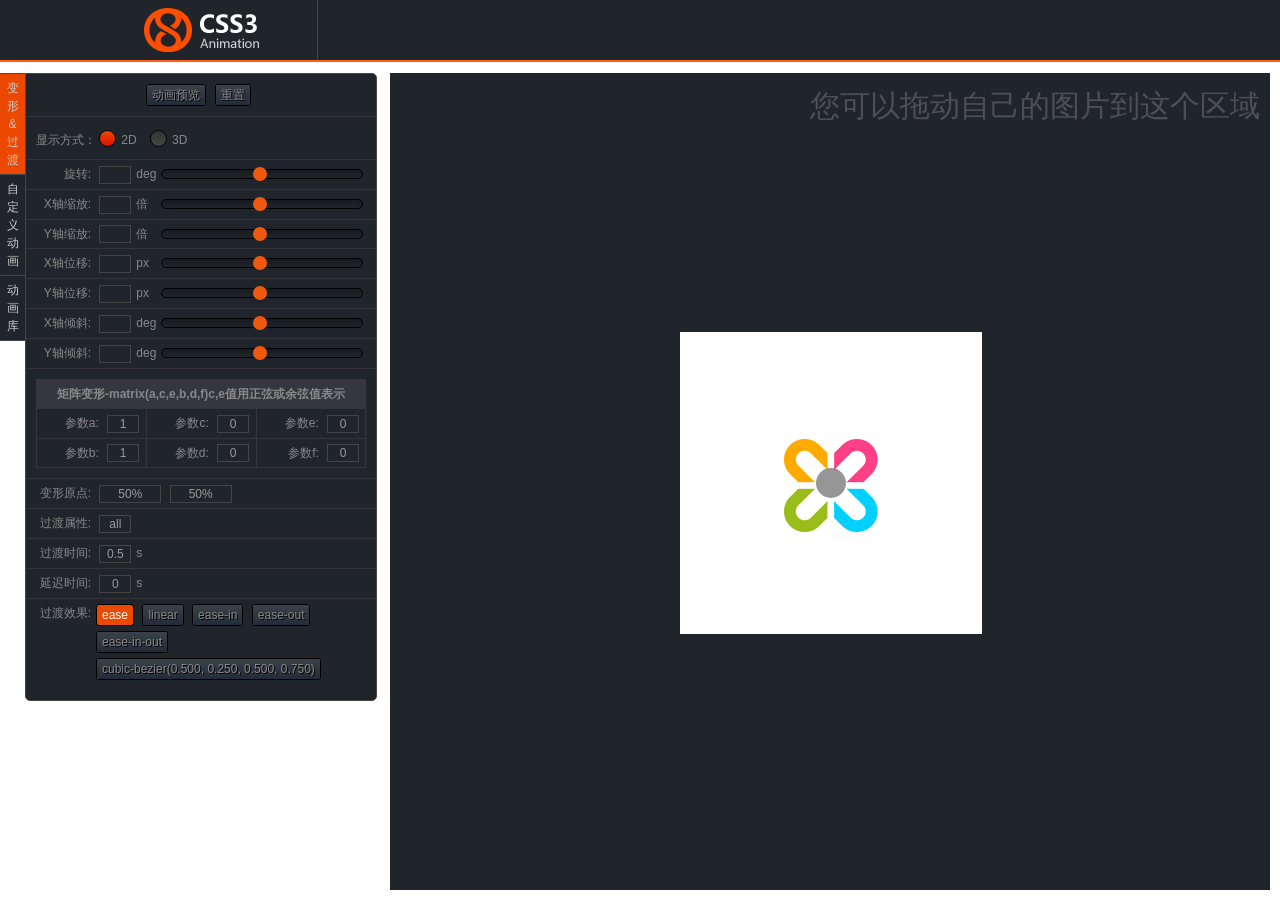
<file: index.html>
<!DOCTYPE HTML>
<html>

<head>
    <meta charset="utf-8">
    <title>CSS3动画在线制作-在线工具</title>
    <meta name="keywords" content="CSS3动画在线制作" />
    <meta name="description" content="CSS3动画在线制作" />
    <link rel="mask-icon" href="https://github.githubassets.com/pinned-octocat.svg" color="#000000">
    <link rel="alternate icon" class="js-site-favicon" type="image/png" href="https://github.githubassets.com/favicons/favicon.png">
    <link rel="icon" class="js-site-favicon" type="image/svg+xml" href="https://github.githubassets.com/favicons/favicon.svg">
    <link href="animation/1459055129.css" rel="stylesheet" media="screen" />
    <link href="animation/1459055158.css" rel="stylesheet" media="screen" />
    <script src="https://cdn.bootcdn.net/ajax/libs/jquery/1.7.2/jquery.min.js"></script>
    </script>
    <!--[if lte IE 8]>
        <script src="//cdn.bootcss.com/html5shiv/3.7.2/html5shiv.min.js"></script>
    <![endif]-->
</head>

<body>
    <header class="mod_header">
        <div class="inner" onclick="window.location.href='view-source:'+window.location.href">
            <h1>
                <span>CSS3
					</span>Animation
                <i class="ico_logo">
					</i>
            </h1>
            <ul class="mod_nav"></ul>
        </div>
    </header>
    <section class="wrap">
        <aside class="mod_side">
            <div class="mod_tab" id="tab_nav">
                <ul>
                    <li class="current">变形 & 过渡
                    </li>
                    <li>自定义动画
                    </li>
                    <li>动画库
                    </li>
                </ul>
            </div>
            <div class="mod_tab_content">
                <div class="item" style="display:block;">
                    <div class="mod_ope">
                        <span class="button" id="view_transform">动画预览
							</span>
                        <span class="button" id="reset_transfrom">重置
							</span>
                    </div>
                    <div class="mod_d">
                        <p>显示方式：
                            <span id="2d" class="icon_radio checked">
								</span>2D
                            <span id="3d" class="icon_radio m_3d">
								</span>3D
                        </p>
                    </div>
                    <ul class="item_transform">
                        <li class="mode_3d">
                            <div class="mod_fn">
                                <label for="perspective" title="3d深度">透视:
									</label>
                                <input type="text" id="perspective" class="mod_input" />px
                            </div>
                            <div class="scroll_box">
                                <div class="scroll_bar" fn="perspective" units="px" maxVal="1000" minVal="0">
                                </div>
                            </div>
                        </li>
                        <li class="mode_2d">
                            <div class="mod_fn">
                                <label for="rotate" title="rotate函数能够旋转元素，它主要是在二维空间内进行操作，通过一个角度参数值，来设定旋转的幅度。单位为一个角度值，单位deg，可以为正数或者负数，正数是顺时针旋转，负数是逆时针旋转。">旋转:
									</label>
                                <input type="text" id="rotate" class="mod_input" />deg
                            </div>
                            <div class="scroll_box">
                                <div class="scroll_bar" fn="rotate" units="deg" maxVal="360" minVal="-360">
                                </div>
                            </div>
                        </li>
                        <li class="mode_3d">
                            <div class="mod_fn">
                                <label for="rotateX" title="rotate函数的子集，配合perspective函数可以实现3维空间内的旋转">X轴旋转:
									</label>
                                <input type="text" id="rotateX" class="mod_input" />deg
                            </div>
                            <div class="scroll_box">
                                <div class="scroll_bar" fn="rotateX" units="deg" maxVal="360" minVal="-360">
                                </div>
                            </div>
                        </li>
                        <li class="mode_3d">
                            <div class="mod_fn">
                                <label for="rotateY" title="rotate函数的子集，配合perspective函数可以实现3维空间内的旋转">Y轴旋转:
									</label>
                                <input type="text" id="rotateY" class="mod_input" />deg
                            </div>
                            <div class="scroll_box">
                                <div class="scroll_bar" fn="rotateY" units="deg" maxVal="360" minVal="-360">
                                </div>
                            </div>
                        </li>
                        <li class="mode_3d">
                            <div class="mod_fn">
                                <label for="rotateZ" title="rotate函数的子集，配合perspective函数可以实现3维空间内的旋转">Z轴旋转:
									</label>
                                <input type="text" id="rotateZ" class="mod_input" />deg
                            </div>
                            <div class="scroll_box">
                                <div class="scroll_bar" fn="rotateZ" units="deg" maxVal="360" minVal="-360">
                                </div>
                            </div>
                        </li>
                        <li>
                            <div class="mod_fn">
                                <label for="scaleX" title="scaleX函数可以对元素在X轴方向进行缩放，数值可以是正数和负数，负数是先翻转元素然后再缩放。">X轴缩放:
									</label>
                                <input type="text" id="scaleX" class="mod_input" />倍
                            </div>
                            <div class="scroll_box">
                                <div class="scroll_bar" fn="scaleX" units="" maxVal="5" minVal="-5">
                                </div>
                            </div>
                        </li>
                        <li>
                            <div class="mod_fn">
                                <label for="scaleY" title="scaleY函数可以对元素在Y轴方向进行缩放，数值可以是正数和负数，负数是先翻转元素然后再缩放。 ">Y轴缩放:
									</label>
                                <input type="text" id="scaleY" class="mod_input" />倍
                            </div>
                            <div class="scroll_box">
                                <div class="scroll_bar" fn="scaleY" units="" maxVal="5" minVal="-5">
                                </div>
                            </div>
                        </li>
                        <li class="mode_3d">
                            <div class="mod_fn">
                                <label for="scaleZ" title="scaleZ函数配合perspective函数可以实现对元素Z轴方向进行缩放">Z轴缩放:
									</label>
                                <input type="text" id="scaleZ" class="mod_input" />倍
                            </div>
                            <div class="scroll_box">
                                <div class="scroll_bar" fn="scaleZ" units="" maxVal="5" minVal="-5">
                                </div>
                            </div>
                        </li>
                        <li>
                            <div class="mod_fn">
                                <label for="translateX" title="translateX函数可以控制元素在X方向上的移动，如果参数是负数，则表示往相反的方向移动">X轴位移:
									</label>
                                <input type="text" id="translateX" class="mod_input" />px
                            </div>
                            <div class="scroll_box">
                                <div class="scroll_bar" fn="translateX" units="px" maxVal="1000" minVal="-1000">
                                </div>
                            </div>
                            <li>
                                <div class="mod_fn">
                                    <label for="translateY" title="translateY函数可以控制元素在Y方向上的移动，如果参数是负数，则表示往相反的方向移动">Y轴位移:
									</label>
                                    <input type="text" id="translateY" class="mod_input" />px
                                </div>
                                <div class="scroll_box">
                                    <div class="scroll_bar" fn="translateY" units="px" maxVal="1000" minVal="-1000">
                                    </div>
                                </div>
                                <li class="mode_3d">
                                    <div class="mod_fn">
                                        <label for="translateZ" title="translateZ函数配合perspective函数可以实现对元素Z轴方向进行位移">Z轴位移:
									</label>
                                        <input type="text" id="translateZ" class="mod_input" />px
                                    </div>
                                    <div class="scroll_box">
                                        <div class="scroll_bar" fn="translateZ" units="px" maxVal="1000" minVal="-1000">
                                        </div>
                                    </div>
                                    <li>
                                        <div class="mod_fn">
                                            <label for="skewX" title="skewX函数可以在X轴方向对元素进行倾斜，参数为负表示向相反方向倾斜。">X轴倾斜:
									</label>
                                            <input type="text" id="skewX" class="mod_input" />deg
                                        </div>
                                        <div class="scroll_box">
                                            <div class="scroll_bar" fn="skewX" units="deg" maxVal="180" minVal="-180">
                                            </div>
                                        </div>
                                    </li>
                                    <li>
                                        <div class="mod_fn">
                                            <label for="skewY" title="skewY函数可以在Y轴方向对元素进行倾斜，参数为负表示向相反方向倾斜。">Y轴倾斜:
									</label>
                                            <input type="text" id="skewY" class="mod_input" />deg
                                        </div>
                                        <div class="scroll_box">
                                            <div class="scroll_bar" fn="skewY" units="deg" maxVal="180" minVal="-180">
                                            </div>
                                        </div>
                                    </li>
                                    <li class="mode_2d">
                                        <div class="mod_matrix_box">
                                            <div class="mod_fn_2">矩阵变形-matrix(a,c,e,b,d,f)c,e值用正弦或余弦值表示
                                            </div>
                                            <div class="mod_matrix" id="matrix">
                                                <ul>
                                                    <li>
                                                        <span>参数a:
												</span>
                                                        <input type="text" class="matrix mod_input" value="1" title="X轴缩放scaleX" />
                                                    </li>
                                                    <li>
                                                        <span>参数c:
												</span>
                                                        <input type="text" class="matrix mod_input" value="0" title="Y轴倾斜skewY" />
                                                    </li>
                                                    <li>
                                                        <span>参数e:
												</span>
                                                        <input type="text" class="matrix mod_input" value="0" title="X轴倾斜skewX" />
                                                    </li>
                                                    <li>
                                                        <span>参数b:
												</span>
                                                        <input type="text" class="matrix mod_input" value="1" title="Y轴缩放scaleY" />
                                                    </li>
                                                    <li>
                                                        <span>参数d:
												</span>
                                                        <input type="text" class="matrix mod_input" value="0" title="X轴位移translateX" />
                                                    </li>
                                                    <li>
                                                        <span>参数f:
												</span>
                                                        <input type="text" class="matrix mod_input" value="0" title="Y轴位移translateY" />
                                                    </li>
                                                </ul>
                                            </div>
                                        </div>
                                    </li>
                                    <li>
                                        <div class="mod_fn_3">
                                            <label for="transform-origin-1" class="fn">变形原点:
									</label>
                                            <input type="text" id="transform-origin-1" value="50%" class="mod_input" style="width:60px;">
                                            <input type="text" id="transform-origin-2" value="50%" class="mod_input" style="width:60px;" />
                                        </div>
                                    </li>
                    </ul>
                    <!--过渡-->
                    <ul class="transition_box">
                        <li>
                            <label for="transition-property">过渡属性:
								</label>
                            <input type="text" id="transition-property" class="mod_input" value="all" disabled />
                        </li>
                        <li>
                            <label for="transition-duration">过渡时间:
								</label>
                            <input type="text" id="transition-duration" class="mod_input" value="0.5">s
                        </li>
                        <li>
                            <label for="transition-delay">延迟时间:
								</label>
                            <input type="text" id="transition-delay" class="mod_input" value="0">s
                        </li>
                        <li class="last">
                            <div class="mod_ease">过渡效果:
                            </div>
                            <div class="ease_list" id="mod_tran_ease">
                                <span value="ease" class="button checked">ease
									</span>
                                <span value="linear" class="button">linear
									</span>
                                <span value="ease-in" class="button">ease-in
									</span>
                                <span value="ease-out" class="button">ease-out
									</span>
                                <span value="ease-in-out" class="button">ease-in-out
									</span>
                                <span value="cubic-bezier(0.25,0.1,0.25,1.0)" class="button" id="cubic_2">cubic-bezier(0.5,0.25,0.5,0.75)
									</span>
                            </div>
                        </li>
                    </ul>
                </div>
                <div class="item">
                    <div class="mod_ope">
                        <span class="button" id="view_animation">动画预览
							</span>
                        <span class="button" id="see_code">查看代码
							</span>
                        <span class="button" id="reset_animation">重置
							</span>
                    </div>
                    <ul class="animation_box">
                        <li>
                            <label for="animation-name" class="fn" title="animation-name">动画名称:
								</label>
                            <input type="text" name="animation-name" id="animation-name" value="demo">
                        </li>
                        <li>
                            <label for="animation-duration" class="fn" title="animation-duration">执行时间:
								</label>
                            <input type="text" name="animation-duration" id="animation-duration" value="0.5">
                            <span class="intro">s
								</span>
                        </li>
                        <li>
                            <label for="animation-delay" class="fn" title="animation-delay">延迟执行:
								</label>
                            <input type="text" name="animation-delay" id="animation-delay" value="0">
                            <span class="intro">s
								</span>
                        </li>
                        <li>
                            <label for="animation-iteration-count" class="fn" title="animation-iteration-count">执行次数:
								</label>
                            <input type="text" name="animation-iteration-count" id="animation-iteration-count" value="1">
                            <span class="intro">[infinite]无限循环
								</span>
                        </li>
                        <li>
                            <label for="transform-origin-x" class="fn" title="transform-origin">变形原点:
								</label>
                            <input type="text" id="transform-origin-x" value="center" size="8">
                            <input type="text" id="transform-origin-y" value="center" size="8">
                        </li>
                        <li>
                            <div class="mod_ease" title="animation-timing-function">过渡效果:
                            </div>
                            <div class="ease_list" id="mod_ani_ease">
                                <span value="ease" class="button checked">ease
									</span>
                                <span value="ease-in" class="button">ease-in
									</span>
                                <span value="ease-out" class="button">ease-out
									</span>
                                <span value="ease-in-out" class="button" id="cublic">ease-in-out
									</span>
                                <span value="linear" class="button">linear
									</span>
                                <span value="cubic-bezier(0.25,0.1,0.25,1.0)" class="button" id="cubic">cubic-bezier(0.5,0.25,0.5,0.75)
									</span>
                            </div>
                        </li>
                        <li>
                            <div class="mod_ease" title="animation-direction">播放方向:
                            </div>
                            <div class="ease_list" id="mod_ani_pos">
                                <span value="normal" class="button checked">normal
									</span>
                                <span value="alternate" class="button">alternate
									</span>
                            </div>
                        </li>
                        <li>
                            <div class="mod_ease" title="backface-visibility">隐藏背景:
                            </div>
                            <div class="ease_list" id="mod_ani_backface">
                                <span value="visible" class="button checked">visible
									</span>
                                <span value="hidden" class="button">hidden
									</span>
                            </div>
                        </li>
                        <li>
                            <div class="mod_ease">完成状态:
                            </div>
                            <div class="ease_list" id="mod_fill_mode">
                                <span value="none" class="button checked">none
									</span>
                                <span value="forwards" class="button">forwards
									</span>
                                <span value="backwards" class="button">backwards
									</span>
                                <span value="both" class="button">both
									</span>
                            </div>
                        </li>
                        <li>
                            <div class="mod_ease">动画状态:
                            </div>
                            <div class="ease_list" id="mod_play_state">
                                <span value="none" class="button checked">none
									</span>
                                <span value="running" class="button">running
									</span>
                                <span value="paused" class="button">paused
									</span>
                            </div>
                        </li>
                        <li class="last">
                            <div class="mod_ease_2">执行动画的属性:
                            </div>
                            <div class="ease_list" id="mod_play_ani_pre">
                                <span value="width" units="px" class="button_pre">width
									</span>
                                <span value="height" units="px" class="button_pre">height
									</span>
                                <span value="top" units="px" class="button_pre">top
									</span>
                                <span value="left" units="px" class="button_pre">left
									</span>
                                <span value="background" units="" class="button_pre">background
									</span>
                                <span value="border-radius" units="px" class="button_pre">border-radius
									</span>
                                <span value="rotate" units="deg" class="button_pre">rotate
									</span>
                                <span value="rotateX" units="deg" class="button_pre" title="3D，X轴旋转">rotateX
									</span>
                                <span value="rotateY" units="deg" class="button_pre" title="3D，Y轴旋转">rotateY
									</span>
                                <span value="rotateZ" units="deg" class="button_pre" title="3D，Z轴旋转">rotateZ
									</span>
                                <span value="scaleX" units="" class="button_pre" title="X轴缩放">scaleX
									</span>
                                <span value="scaleY" units="" class="button_pre" title="Y轴缩放">scaleY
									</span>
                                <span value="translateX" units="px" class="button_pre" title="X轴位移">translateX
									</span>
                                <span value="translateY" units="px" class="button_pre" title="Y轴位移">translateY
									</span>
                                <span value="translateZ" units="px" class="button_pre" title="3D，Z轴位移，需设置perspective属性">translateZ
									</span>
                                <span value="skewX" units="deg" class="button_pre" title="X轴倾斜">skewX
									</span>
                                <span value="skewY" units="deg" class="button_pre" title="Y轴倾斜">skewY
									</span>
                                <span value="perspective" units="px" class="button_pre" title="如果要进行3D变形动画，这个值一定要最先添加">perspective
									</span>
                                <span value="opacity" units="" class="button_pre">opacity
									</span>
                            </div>
                            <div class="add_pro">属性：
                                <input type="text" id="pro" size="15" /> 单位：
                                <input type="text" id="pro_unit" size="10" />
                                <span class="button" id="add_pro">添加
									</span>
                            </div>
                        </li>
                    </ul>
                </div>
                <div class="item">
                    <div class="mod_ope">
                        <span class="button" id="see_demo_css">查看代码
							</span>
                    </div>
                    <div class="btn_box">
                        <h3>基本效果
                        </h3>
                        <div class="butt_list">
                            <a class="butt" data-test='flash'>闪光灯
								</a>
                            <a class="butt" data-test='bounce'>弹起
								</a>
                            <a class="butt" data-test='shake'>摇摆
								</a>
                            <a class="butt" data-test='tada'>秋千
								</a>
                            <a class="butt" data-test='swing'>swing
								</a>
                            <a class="butt" data-test='wobble'>疯狂摆动
								</a>
                            <!--<a class="butt" data-test='wiggle'>摆动</a>-->
                            <a class="butt" data-test='pulse'>脉冲
								</a>
                        </div>
                        <h3>翻转
                        </h3>
                        <div class="butt_list">
                            <a class="butt" data-test='flip'>翻转
								</a>
                            <a class="butt" data-test='flipInX'>X轴淡入
								</a>
                            <a class="butt" data-test='flipOutX'>X轴淡出
								</a>
                            <a class="butt" data-test='flipInY'>Y轴淡入
								</a>
                            <a class="butt" data-test='flipOutY'>Y轴淡出
								</a>
                        </div>
                        <h3>淡入效果
                        </h3>
                        <div class="butt_list">
                            <a class="butt" data-test='fadeIn'>淡入
								</a>
                            <a class="butt" data-test='fadeInUp'>下方淡入
								</a>
                            <a class="butt" data-test='fadeInDown'>上方淡入
								</a>
                            <a class="butt" data-test='fadeInLeft'>左边淡入
								</a>
                            <a class="butt" data-test='fadeInRight'>右边淡入
								</a>
                            <a class="butt" data-test='fadeInUpBig'>底部淡入
								</a>
                            <a class="butt" data-test='fadeInDownBig'>顶部淡入
								</a>
                            <a class="butt" data-test='fadeInLeftBig'>页面左边淡入
								</a>
                            <a class="butt" data-test='fadeInRightBig'>页面右边淡入
								</a>
                        </div>
                        <h3>淡出效果
                        </h3>
                        <div class="butt_list">
                            <a class="butt" data-test='fadeOut'>淡出
								</a>
                            <a class="butt" data-test='fadeOutUp'>向上淡出
								</a>
                            <a class="butt" data-test='fadeOutDown'>向下淡出
								</a>
                            <a class="butt" data-test='fadeOutLeft'>向左淡出
								</a>
                            <a class="butt" data-test='fadeOutRight'>向右淡出
								</a>
                            <a class="butt" data-test='fadeOutUpBig'>顶部淡出
								</a>
                            <a class="butt" data-test='fadeOutDownBig'>底部淡出
								</a>
                            <a class="butt" data-test='fadeOutLeftBig'>页面左边淡出
								</a>
                            <a class="butt" data-test='fadeOutRightBig'>页面右边淡出
								</a>
                        </div>
                        <h3>弹跳进入效果
                        </h3>
                        <div class="butt_list">
                            <a class="butt" data-test='bounceIn'>bounceIn
								</a>
                            <a class="butt" data-test='bounceInDown'>bounceInDown
								</a>
                            <a class="butt" data-test='bounceInUp'>bounceInUp
								</a>
                            <a class="butt" data-test='bounceInLeft'>bounceInLeft
								</a>
                            <a class="butt" data-test='bounceInRight'>bounceInRight
								</a>
                        </div>
                        <h3>弹跳退出效果
                        </h3>
                        <div class="butt_list">
                            <a class="butt" data-test='bounceOut'>bounceOut
								</a>
                            <a class="butt" data-test='bounceOutDown'>bounceOutDown
								</a>
                            <a class="butt" data-test='bounceOutUp'>bounceOutUp
								</a>
                            <a class="butt" data-test='bounceOutLeft'>bounceOutLeft
								</a>
                            <a class="butt" data-test='bounceOutRight'>bounceOutRight
								</a>
                        </div>
                        <h3>旋转进入效果
                        </h3>
                        <div class="butt_list">
                            <a class="butt" data-test='rotateIn'>rotateIn
								</a>
                            <a class="butt" data-test='rotateInDownLeft'>rotateInDownLeft
								</a>
                            <a class="butt" data-test='rotateInDownRight'>rotateInDownRight
								</a>
                            <a class="butt" data-test='rotateInUpLeft'>rotateInUpLeft
								</a>
                            <a class="butt" data-test='rotateInUpRight'>rotateInUpRight
								</a>
                        </div>
                        <h3>旋转退出效果
                        </h3>
                        <div class="butt_list">
                            <a class="butt" data-test='rotateOut'>rotateOut
								</a>
                            <a class="butt" data-test='rotateOutDownLeft'>rotateOutDownLeft
								</a>
                            <a class="butt" data-test='rotateOutDownRight'>rotateOutDownRight
								</a>
                            <a class="butt" data-test='rotateOutUpLeft'>rotateOutUpLeft
								</a>
                            <a class="butt" data-test='rotateOutUpRight'>rotateOutUpRight
								</a>
                        </div>
                        <!--<h3>Lightspeed</h3>
<div class="butt_list"><a class="butt" data-test='lightSpeedIn'>lightSpeedIn</a><a class="butt" data-test='lightSpeedOut'>lightSpeedOut</a></div>-->
                        <h3>特效
                        </h3>
                        <div class="butt_list">
                            <a class="butt" data-test='hinge'>hinge
								</a>
                            <a class="butt" data-test='rollIn'>rollIn
								</a>
                            <a class="butt" data-test='rollOut'>rollOut
								</a>
                        </div>
                        <p class="url">以上实例来源于：
                            <a href="http://daneden.me/animate/" target="_blank" rel="nofollow">http://daneden.me/animate/
								</a>
                        </p>
                    </div>
                </div>
                <!--变形代码显示区域-->
                <div class="show_code hidden" id="show_code">
                </div>
            </div>
        </aside>
        <div class="canvas">
            <div id="animation" class="animation">
                <div class="origin" id="origin" title="拖动这里改变变形原点">
                </div>
            </div>
            <span class="tis">您可以拖动自己的图片到这个区域
				</span>
        </div>
        <div class="ani hidden" id="ani">
            <ul id="ani_pro">
            </ul>
            <div id="time_line">
            </div>
        </div>
        <!--<div class="show_code hidden" id="show_demo_code"></div>-->
        <!--<div id="" class="gui_success hidden">复制代码成功!</div>-->
        <div class="zon">
        </div>
    </section>
    <div class="mod_cubic_dialog">
        <div class="hd">
            <h2>贝塞尔曲线工具
            </h2>
            <a href="#" id="colse_cubic">关闭
				</a>
        </div>
        <div class="inner">
            <figure>
                <canvas id="curve" width="200" height="450">
					</canvas>
            </figure>
            <select name="presets" id="presets" style="display:none;">
					<option value="0.5, 0.25, 0.5, 0.75" selected="selected">custom
					</option>
				</select>
        </div>
    </div>
    <!--动画代码显示区域-->
    <div class="pop_mask" id="mask" style="display:none;">
    </div>
    <div id="pop2" class="pop_dialog downs" style="display:none;margin:-150px 0 0 -360px;width:720px;">
        <div class="hd">
            <a href="#" class="pop_close" id="close_chrome" title="关闭">X
				</a>
        </div>
        <div class="inner">
            <!--大浮层-->
            <div class="down">
                <a href="http://www.google.com/chrome/" target="_blank" class="down_chrome" title="点击下载Chrome">chrome
					</a>
                <a href="http://www.apple.com.cn/safari/" target="_blank" class="down_safari" title="点击下载Safari">safari
					</a>
                <a href="http://www.firefox.com.cn/download/" target="_blank" class="down_firefox" title="点击下载Firefox">firefox
					</a>
            </div>
        </div>
    </div>
    <div class="pop_show_code" id="show_ani_code">
        <a href="#" id="close_pop" title="关闭">X
			</a>
        <div>
        </div>
        <div class="inner">
        </div>
    </div>
    <script type="text/javascript" src="animation/1459055662.js">
    </script>
    <script src="animation/1459055348.js">
    </script>
    <script src="animation/1459055379.js">
    </script>
    <script src="animation/1459055398.js">
    </script>
    <script src="animation/1459055413.js">
    </script>
    <script src="animation/1459055439.js">
    </script>
    <script src="animation/1459055503.js">
    </script>
    <script>
        $(function(){
            var array = [
                {
                    title:"clip-path 生成器",
                    href:"clippy/index.html"
                },
                {
                    title:"Vue-prop",
                    href:"Vue-prop/index.html"
                }
            ];
            for (var index = 0; index < array.length; index++) {
                var element = array[index];
                $('.mod_nav').append('<li title="'+element.title+'"><a href="'+element.href+'" target="_blank">'+element.title+'</a></li>');
            }
        })
    </script>
</body>
</html>
</file>
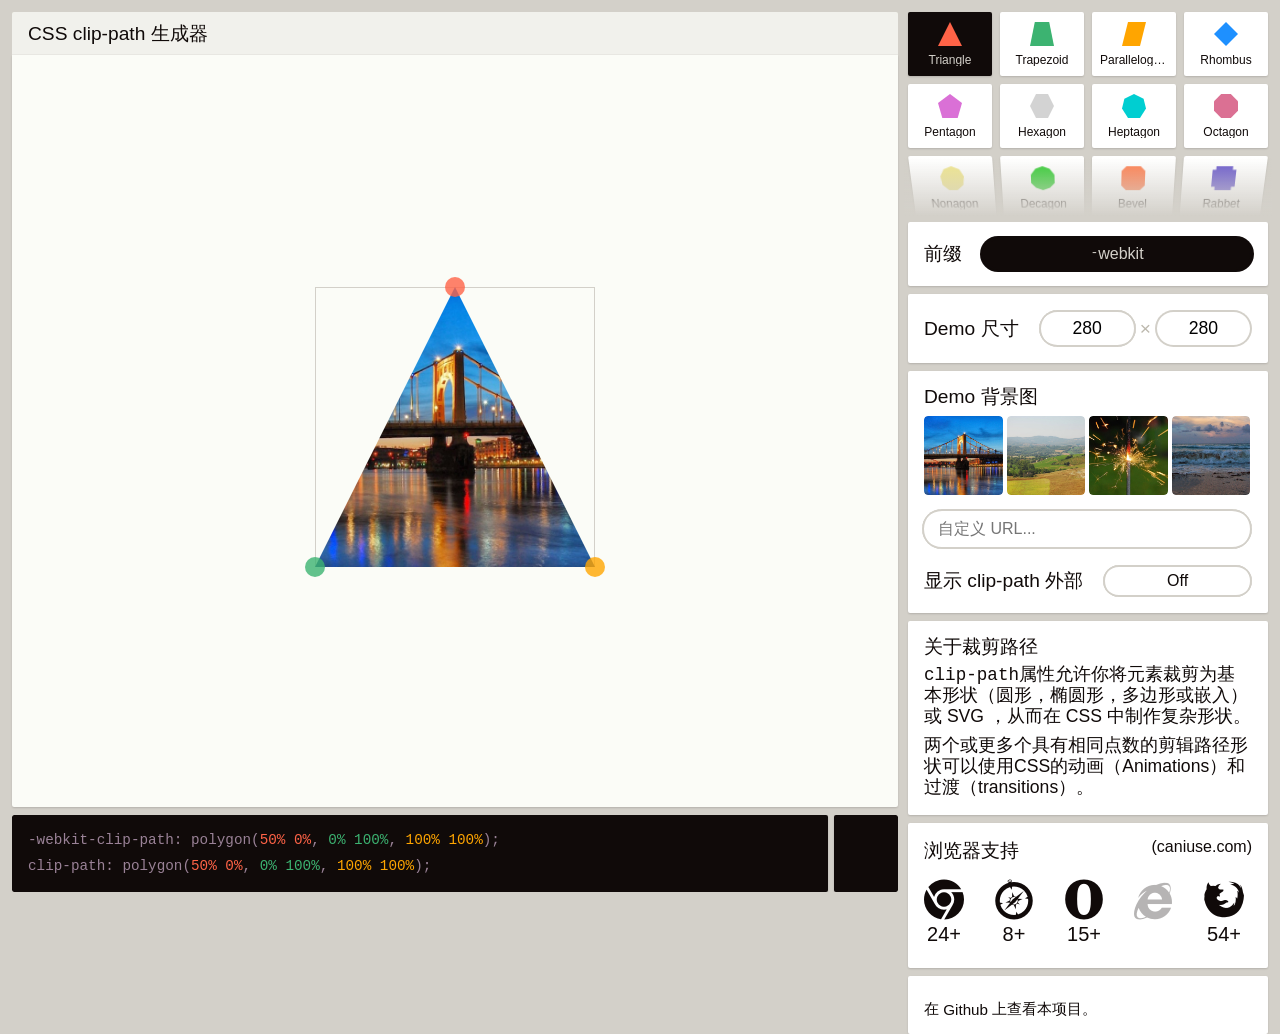
<file: clippy/index.html>
<!DOCTYPE html>
<!-- prettier-ignore -->
<html class="insetting">

<head>
    <meta charset="UTF-8" />
    <title>Clippy — CSS clip-path maker</title>
    <link rel="stylesheet" type="text/css" href="style.min.css" />
    <link rel="shortcut icon" href="pics/favicon.png" />
    <link rel="apple-touch-icon" sizes="120x120" href="pics/apple-touch-icon-120x120.png" />
    <link rel="apple-touch-icon" sizes="152x152" href="pics/apple-touch-icon-152x152.png" />
    <link rel="icon" sizes="196x196" href="homescreen-196x196.png" />
    <meta name="viewport" content="width=device-width" />
</head>

<body>
    <div class="main">

        <header class="fade-content">
            CSS clip-path 生成器
        </header>

        <div class="demo-container fade-content">
            <section class="demo">
                <div id="box" class="box">
                    <div class="shadowboard"></div>
                    <div class="clipboard"></div>
                    <div class="handles"></div>
                </div>
                <div class="custom-notice">
                    <div><span class="touchy"></span> to add points <br>to custom polygon.</div>
                </div>
            </section>
        </div>

        <section class="dark-panel custom">
            <h2>Custom shape</h2>
            <button class="finish"></button>
        </section>

        <section class="dark-panel inset">
            <div class="flex">
                <h2>Round edges</h2>
                <input value="5% 20% 0 10%" class="inset-round" type="text">
            </div>
            <p>The <code>inset()</code> shape optionally allows values similar to <code>border-radius</code> for rounded edges. This new feature may be buggy in <span class="your-browser">your browser</span>.</p>
        </section>

        <section id="flickity" class="shapes horizontal gallery">
            <ul></ul>
        </section>

        <section class="clip-path" tabindex="-1">
            <div class="css-code code fade-content">
                <!-- <code class="ms block">-ms-clip-path: <span class="functions"></span>;</code> -->
                <code class="webkit block show">-webkit-clip-path: <span class="functions"></span>;</code>
                <code class="unprefixed block show">clip-path: <span class="functions"></span>;</code>
            </div>

            <button class="edit-in-codepen code"></button>
        </section>
    </div>

    <div class="side">
        <section class="dark-panel inset">
            <div class="flex">
                <h2>Round edges</h2>
                <input value="5% 20% 0 10%" class="inset-round" type="text">
            </div>
            <p>The <code>inset()</code> shape optionally allows values similar to <code>border-radius</code> for rounded edges. This new feature may be buggy in <span class="your-browser">your browser</span>.</p>
        </section>

        <section class="dark-panel custom">
            <h2>Custom shape</h2>
            <button class="finish"></button>
        </section>

        <section class="shapes vertical" tabindex="-1">
            <ul></ul>
        </section>

        <section class="options">
            <div class="grid panel flex fade-content">
                <h2>前缀</h2>

                <input name="prefix" value="5" type="checkbox" id="webkit" checked>
                <label for="webkit">webkit</label>
            </div>

            <!--
				<div class="grid panel flex">
				  <h2>Snap</h2>
				  <input name="grid" checked value="1" type="radio" id="grid-none">
				  <label class="joined" for="grid-none">None</label>
	  
				  <input name="grid" value="5" type="radio" id="grid-5">
				  <label class="joined" for="grid-5">5<small>%</small></label>
	  
				  <input name="grid" value="10" type="radio" id="grid-10">
				  <label class="joined" for="grid-10">10<small>%</small></label>
	  
				  <input name="grid" value="25" type="radio" id="grid-25">
				  <label class="joined" for="grid-25">25<small>%</small></label>
				</div>
			  -->

            <div class="grid panel flex fade-content">
                <h2>Demo 尺寸</h2>
                <input id="demo_width" value="280" type="number">
                <h2>&times;</h2>
                <input id="demo_height" value="280" type="number">
            </div>

            <div class="grid panel fade-content">
                <h2>Demo 背景图</h2>

                <div class="backgrounds">
                    <img src="pics/pittsburgh.jpg">
                    <img src="pics/fierenze.jpg">
                    <img src="pics/sparkler.jpg">
                    <img src="pics/miami.jpg">
                </div>
                <input placeholder="自定义 URL..." id="custom_url" type="url" name="background">

                <style id="custom_background"></style>

                <div class="flex shadowboard-toggle">
                    <h2>显示 clip-path 外部</h2>
                    <input name="prefix" type="checkbox" id="shadowboard-toggle">
                    <label class="joined" for="shadowboard-toggle"></label>
                </div>
            </div>

            <div class="grid panel fade-content">
                <h2>关于裁剪路径</h2>
                <p><code>clip-path</code>属性允许你将元素裁剪为基本形状（圆形，椭圆形，多边形或嵌入）或 SVG ，从而在 CSS 中制作复杂形状。</p>
                <p>两个或更多个具有相同点数的剪辑路径形状可以使用CSS的动画（Animations）和过渡（transitions）。</p>
            </div>

            <a href="http://caniuse.com/#search=clip-path" class="grid panel browser-support permanent fade-content">
                <h2 class="block">浏览器支持 <small>caniuse.com</small></h2>

                <div class="table">
                    <span class="icon chrome" data-version="24+"></span>
                    <span class="icon safari" data-version="8+"></span>
                    <span class="icon opera" data-version="15+"></span>
                    <span class="icon ie unsupported" data-version=""></span>
                    <span class="icon firefox" data-version="54+"></span>
                </div>
            </a>

            <div class="grid panel cite fade-content">
                <p>在 <a href="https://github.com/wangpeng1478/wangpeng1478.github.io">Github</a> 上查看本项目。</p>
            </div>
        </section>
    </div>
    <script src="jquery.min.js"></script>
    <script src="draggabilly.min.js"></script>
    <script src="dev/flickity.pkgd.min.js"></script>
    <script src="dev/clip.js"></script>
    <script src="clip.min.js"></script>
</body>
</html>
</file>
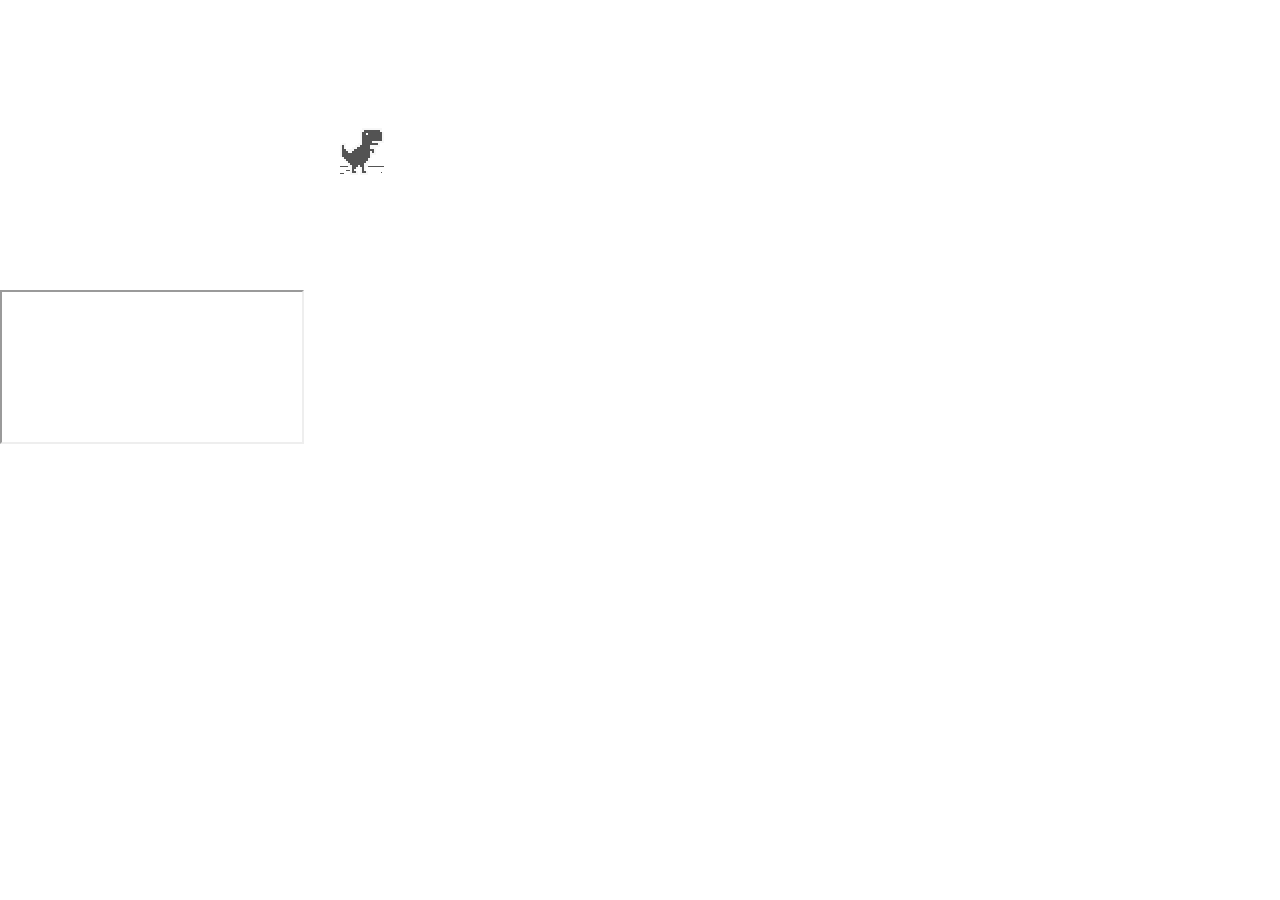
<file: runner/index.html>
<!doctype html>
<html>

<head>
    <meta charset="utf-8">
    <meta name="viewport" content="width=device-width, initial-scale=1.0,maximum-scale=1.0, user-scalable=no">
    <title >chrome easter egg: t-rex runner</title>
    <link rel="stylesheet" href="index.css">
    <link href="https://fonts.googleapis.com/css?family=Open+Sans" rel="stylesheet"> 
    <script src="index.js"></script>
</head>

<body id="t" class="offline">
    <div id="main-frame-error" class="interstitial-wrapper">
        <div id="main-content">
            <div class="icon icon-offline"></div>
        </div>
        <div id="offline-resources">
            <img id="offline-resources-1x" src="assets/default_100_percent/100-offline-sprite.png" />
            <img id="offline-resources-2x" src="assets/default_200_percent/200-offline-sprite.png" />
            <template id="audio-resources">
                <audio id="offline-sound-press" src="[data-uri]"></audio>
                <audio id="offline-sound-hit" src="[data-uri]"></audio>
                <audio id="offline-sound-reached" src="[data-uri]"></audio>
            </template>
        </div>
    </div>
    <iframe src="" onload="iframeLoad()"></iframe>
</body>    
</html>
</file>
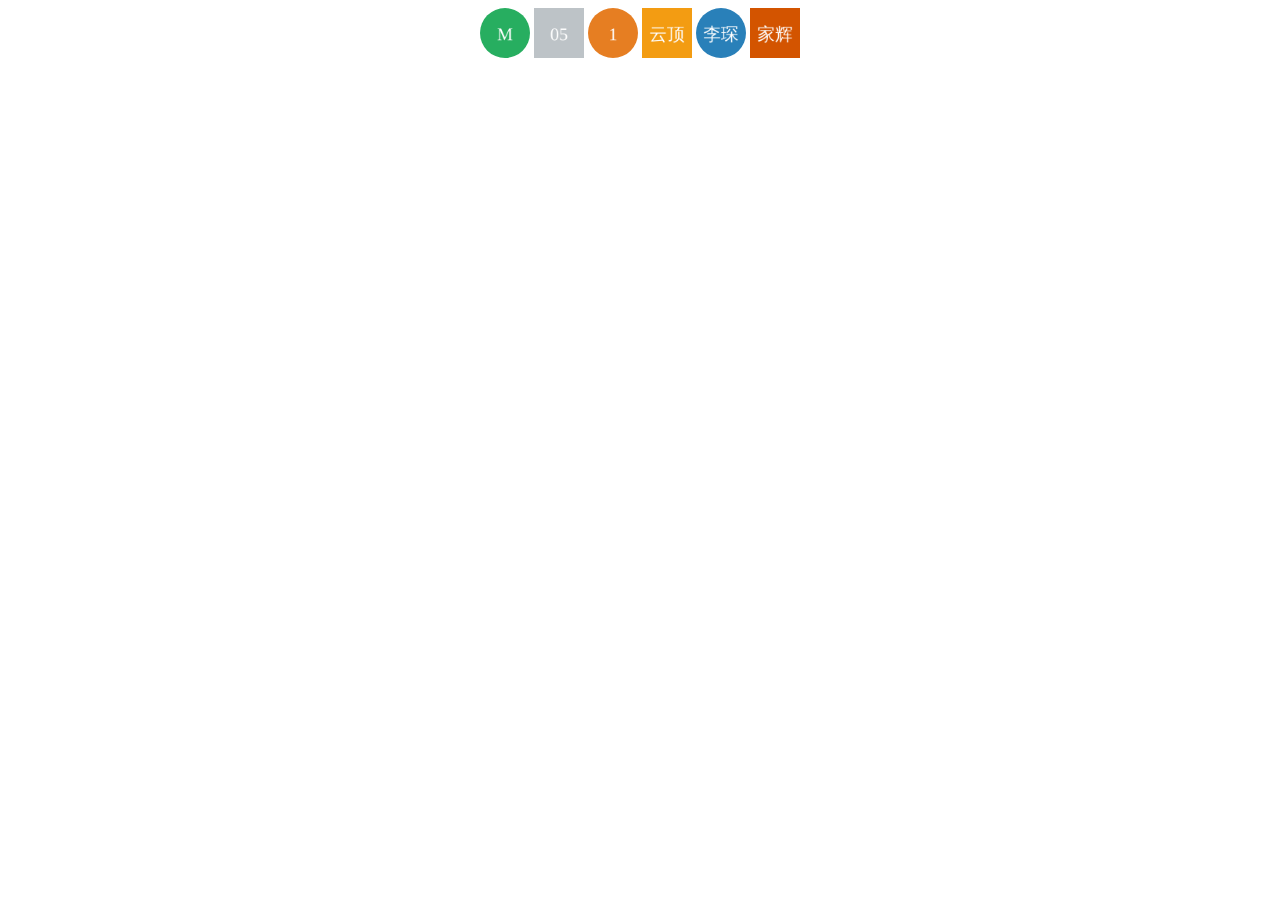
<file: avatar.html>
<!DOCTYPE html>
<html>

<head>
    <meta charset="utf-8">
    <meta http-equiv="X-UA-Compatible" content="IE=edge">
    <title></title>
    <meta name="description" content="">
    <meta name="viewport" content="width=device-width, initial-scale=1">
    <link rel="stylesheet" href="">
    <style>
        body{
            text-align: center;
        }
        img{
            width:50px;
            height:50px;
        }
        img:nth-child(odd){
            overflow: hidden;
            border-radius:50%;
        }
    </style>
</head>

<body>
    <img width="256" height="256" avatar="DaoLam">
    <img width="256" height="256" avatar="13162855705">
    <img width="256" height="256" avatar="1">
    <img width="256" height="256" avatar="欧阳云顶">
    <img width="256" height="256" avatar="李琛">
    <img width="256" height="256" avatar="张家辉">
    <script>
        (function(w, d) {
            function LetterAvatar(name, size, color) {
                name = name || 'A';
                size = size || 100;
                var colours = [
                        "#1abc9c", "#2ecc71", "#3498db", "#9b59b6", "#34495e", "#16a085", "#27ae60", "#2980b9", "#8e44ad", "#2c3e50",
                        "#f1c40f", "#e67e22", "#e74c3c", "#00bcd4", "#95a5a6", "#f39c12", "#d35400", "#c0392b", "#bdc3c7", "#7f8c8d"
                    ],
                    nameSplit = String(name).split(' '),
                    initials, charIndex, colourIndex, canvas, context, dataURI;
                if (nameSplit.length == 1) {
                    var last = nameSplit[0].charAt(nameSplit[0].length-1);
                    var lastSecond = nameSplit[0].charAt(nameSplit[0].length-2);
                    if(/^[\u4e00-\u9fa5]+$/i.test(nameSplit[0])){
                        if(nameSplit[0].length===2){
                            initials = nameSplit[0] ? nameSplit[0] : '?';
                        }else if(nameSplit[0].length===3 || nameSplit[0].length===4){
                            initials = nameSplit[0] ? lastSecond+last : '?';
                        }else{
                            initials = nameSplit[0] ? last : '?';
                        }
                    }else{
                        if(isNaN(Number(last+lastSecond))){
                            initials = nameSplit[0] ? last.toUpperCase() : '?';
                        }else{
                            initials = nameSplit[0] ? lastSecond+last : '?';
                        }
                    }
                    
                } else {
                    initials = nameSplit[0].charAt(0) + nameSplit[1].charAt(0);
                }
                if (w.devicePixelRatio) {
                    size = (size * w.devicePixelRatio);
                }

                charIndex = (initials == '?' ? 72 : initials.charCodeAt(0)) - 64;
                colourIndex = charIndex % 20;
                canvas = d.createElement('canvas');
                canvas.width = size;
                canvas.height = size;
                context = canvas.getContext("2d");

                context.fillStyle = color ? color : colours[Math.floor((Math.random()*colours.length))];
                context.fillRect(0, 0, canvas.width, canvas.height);
                context.font = Math.round(canvas.width / 2.8) + "px 'Microsoft Yahei'";
                context.textAlign = "center";
                context.fillStyle = "#FFF";
                context.fillText(initials, size / 2, size / 1.55);
                dataURI = canvas.toDataURL();
                canvas = null;
                return dataURI;
            }
            LetterAvatar.transform = function() {
                // <img width="256" height="256" avatar="Dao Lam" color="#0D8ABC">
                Array.prototype.forEach.call(d.querySelectorAll('img[avatar]'), function(img, name, color) {
                    name = img.getAttribute('avatar');
                    color = img.getAttribute('color');
                    img.src = LetterAvatar(name, img.getAttribute('width'), color);
                    img.removeAttribute('avatar');
                    img.setAttribute('alt', name);
                });
            };
            // AMD support
            if (typeof define === 'function' && define.amd) {

                define(function() {
                    return LetterAvatar;
                });

                // CommonJS and Node.js module support.
            } else if (typeof exports !== 'undefined') {

                // Support Node.js specific `module.exports` (which can be a function)
                if (typeof module != 'undefined' && module.exports) {
                    exports = module.exports = LetterAvatar;
                }
                // But always support CommonJS module 1.1.1 spec (`exports` cannot be a function)
                exports.LetterAvatar = LetterAvatar;
            } else {

                window.LetterAvatar = LetterAvatar;
                d.addEventListener('DOMContentLoaded', function(event) {
                    LetterAvatar.transform();
                });
            };
            window['LetterAvatar'] = LetterAvatar;
        })(window, document);
        //直接调用
        console.log(LetterAvatar('Siri'));
    </script>
</body>

</html>
</file>
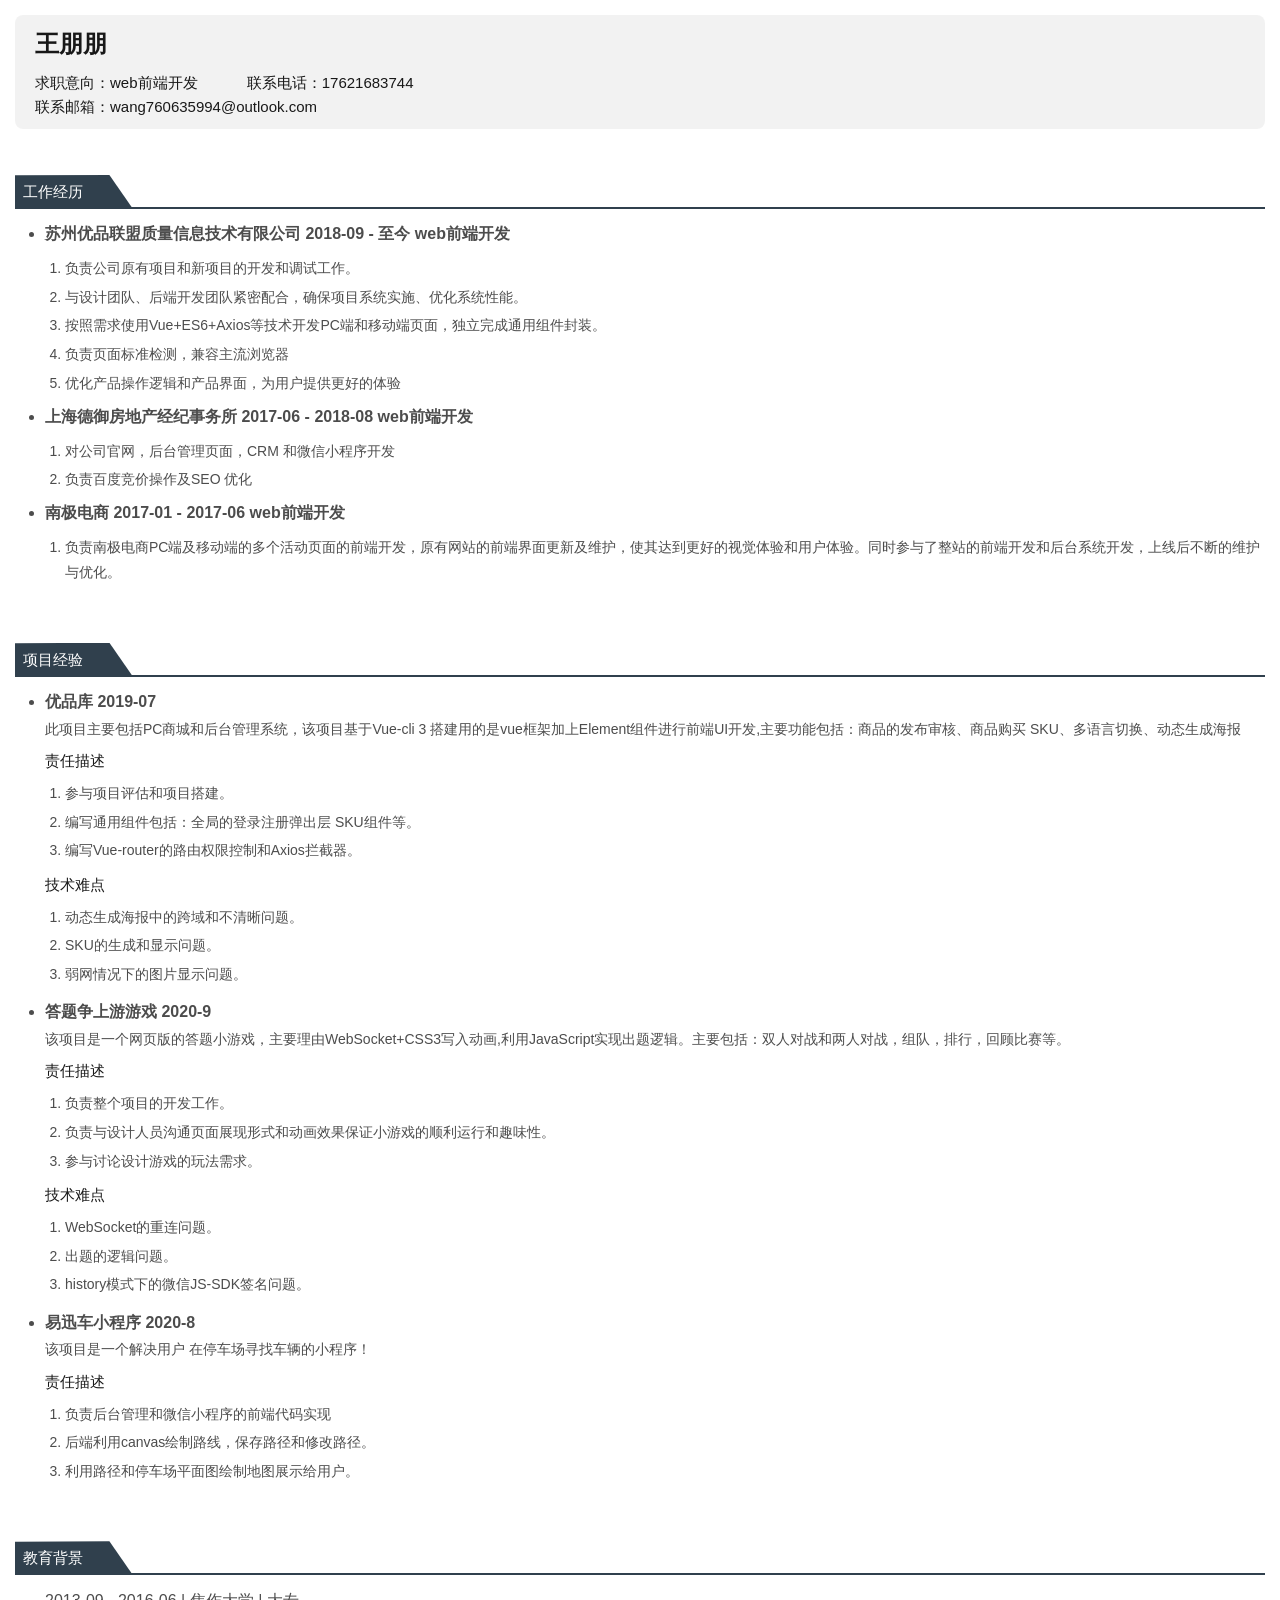
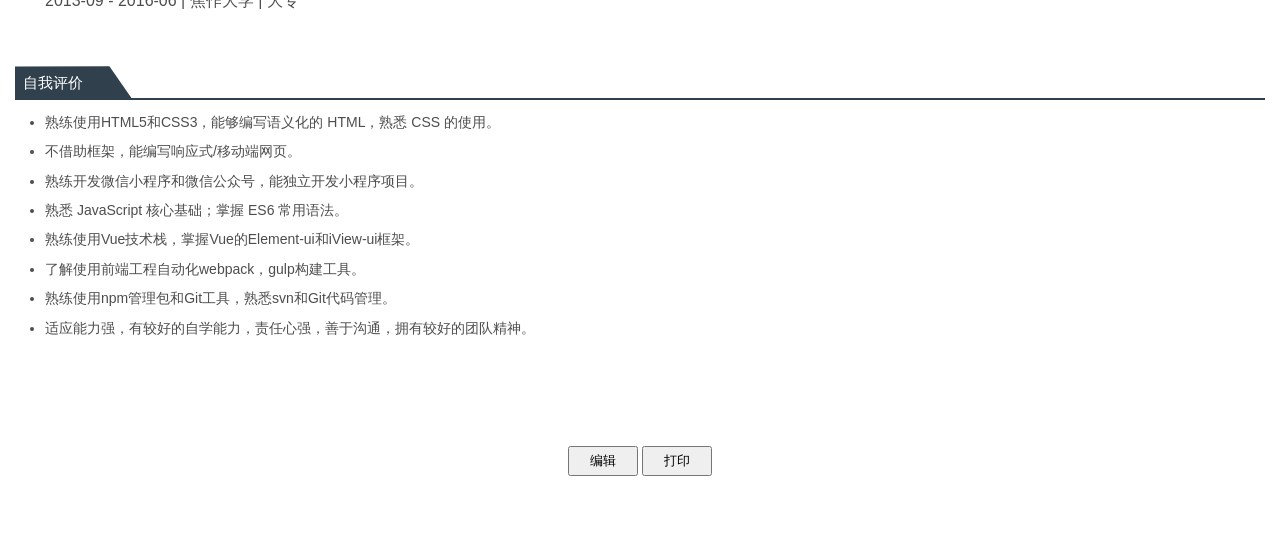
<file: resume.html>
<!DOCTYPE html>
<html lang="zh">

<head>
    <meta charset="utf-8">
    <title>王朋朋-17621683744-web前端开发</title>
    <meta name="viewport" content="width=device-width, initial-scale=1, maximum-scale=1, minimum-scale=1, user-scalable=no">
    <meta name="format-detection" content="telephone=no">
    <meta name="apple-mobile-web-app-capable" content="yes">
    <meta name="apple-mobile-web-app-status-bar-style" content="black">
    <link rel="mask-icon" href="https://github.githubassets.com/pinned-octocat.svg" color="#000000">
    <link rel="alternate icon" class="js-site-favicon" type="image/png" href="https://github.githubassets.com/favicons/favicon.png">
    <link rel="icon" class="js-site-favicon" type="image/svg+xml" href="https://github.githubassets.com/favicons/favicon.svg">
    <style>
         :root {
            --FG-0: rgba(0, 0, 0, 0.9);
            --FG-4: rgba(0, 0, 0, 0.7);
            --MainColor: #30404d;
            --FG: black;
            --BG: white;
        }
        
        html,
        body {
            font-family: -apple-system-font, Helvetica Neue, Helvetica, sans-serif;
            -webkit-tap-highlight-color: transparent;
            background-color: var(--BG);
            line-height: 1.6;
            color: var(--FG-0);
            margin: 0;
            padding: 0;
        }
        
        @media print {
            .button {
                display: none
            }
        }
        
        html,
        body,
        h1,
        h2,
        h3,
        h4,
        h5,
        p {
            margin: 0;
            padding: 0;
        }
        
        .panel {
            padding: 15px;
            margin-bottom: 1em;
            position: relative;
        }
        
        .panel-top {
            background-color: rgb(0 0 0 / 5%);
            padding: 10px 20px;
            border-radius: 8px;
        }
        
        .p-b-1 {
            margin-bottom: 0.25em;
        }
        
        .f-14 {
            font-size: 14px;
        }
        
        .f-15 {
            font-size: 15px;
        }
        
        .panel-title {
            position: relative;
            border-bottom: 2px solid var(--MainColor);
        }
        
        .panel-title .panel-title-name {
            display: inline-block;
            padding: 5px 50px 5px 8px;
            background-color: var(--MainColor);
            color: var(--BG);
            text-align: center;
            font-size: 15px;
            -webkit-clip-path: polygon(0 1%, 80% 0, 100% 100%, 0% 100%);
            clip-path: polygon(0 1%, 80% 0, 100% 100%, 0% 100%);
            margin-bottom: -2px;
        }
        
        .inlineBlock {
            margin: 0.5em 0 0 0;
        }
        
        .inlineBlock .row p {
            display: inline-block;
        }
        
        .inlineBlock .row p:nth-child(2) {
            margin-left: 3em;
        }
        
        @media (max-width: 450px) {
            .inlineBlock .row p {
                display: block;
            }
            .inlineBlock .row p:nth-child(2) {
                margin-left: 0;
            }
        }
        
        ul,
        li {
            color: var(--FG-4);
            margin-inline-start: 0px;
            margin-inline-end: 0px;
            line-height: 1.8;
        }
        
        ul {
            margin-block-start: 0.7em;
            margin-block-end: 0.7em;
            padding-inline-start: 30px;
        }
        
        ul>li {
            margin-top: 0.3em;
            margin-bottom: 0.3em;
        }
        
        ol {
            margin-block-start: 0.5em;
            margin-block-end: 0.5em;
            padding-inline-start: 20px;
        }
        
        ol>li {
            margin-top: 0.25em;
            margin-bottom: 0.25em;
        }
        
        @media (max-width: 320px) {
            .panel {
                padding: 10px;
            }
            .panel-top {
                padding: 10px 15px;
            }
            .f-14 {
                font-size: 13px;
            }
            .f-15 {
                font-size: 14px;
            }
        }
        
        ul span {
            color: var(--FG-0);
            font-size: 15px;
            display: block;
            margin-top: 5px;
        }
        button{
            padding:0.3em 1.5em;
        }
    </style>
</head>

<body>
    <div id="contenteditableView">
        <div class="panel">
            <div class="panel-top">
                <h2 class="p-b-1">王朋朋</h2>
                <div class="inlineBlock f-15">
                    <div class="row">
                        <p>求职意向：web前端开发</p>
                        <p>联系电话：17621683744</p>
                    </div>
                    <div class="row">
                        <p>联系邮箱：wang760635994@outlook.com</p>
                    </div>
                </div>
            </div>
        </div>
        <div class="panel">
            <div class="panel-title">
                <div class="panel-title-name">工作经历</div>
            </div>
            <ul>
                <li>
                    <h4>苏州优品联盟质量信息技术有限公司 2018-09 - 至今 web前端开发</h4>
                    <ol class="f-14">
                        <li>负责公司原有项目和新项目的开发和调试工作。</li>
                        <li>与设计团队、后端开发团队紧密配合，确保项目系统实施、优化系统性能。</li>
                        <li>按照需求使用Vue+ES6+Axios等技术开发PC端和移动端页面，独立完成通用组件封装。</li>
                        <li>负责页面标准检测，兼容主流浏览器</li>
                        <li>优化产品操作逻辑和产品界面，为用户提供更好的体验</li>
                    </ol>
                </li>
                <li>
                    <h4>上海德御房地产经纪事务所 2017-06 - 2018-08 web前端开发</h4>
                    <ol class="f-14">
                        <li>对公司官网，后台管理页面，CRM 和微信小程序开发</li>
                        <li>负责百度竞价操作及SEO 优化</li>
                    </ol>
                </li>
                <li>
                    <h4>南极电商 2017-01 - 2017-06 web前端开发</h4>
                    <ol class="f-14">
                        <li>负责南极电商PC端及移动端的多个活动页面的前端开发，原有网站的前端界面更新及维护，使其达到更好的视觉体验和用户体验。同时参与了整站的前端开发和后台系统开发，上线后不断的维护与优化。</li>
                    </ol>
                </li>
            </ul>
        </div>
        <div class="panel">
            <div class="panel-title">
                <div class="panel-title-name">项目经验</div>
            </div>
            <ul>
                <li>
                    <h4>优品库 2019-07</h4>
                    <p class="des f-14">
                        此项目主要包括PC商城和后台管理系统，该项目基于Vue-cli 3 搭建用的是vue框架加上Element组件进行前端UI开发,主要功能包括：商品的发布审核、商品购买 SKU、多语言切换、动态生成海报
                    </p>
                    <span>责任描述</span>
                    <ol class="f-14">
                        <li>参与项目评估和项目搭建。</li>
                        <li>编写通用组件包括：全局的登录注册弹出层 SKU组件等。</li>
                        <li>编写Vue-router的路由权限控制和Axios拦截器。</li>
                    </ol>
                    <span>技术难点</span>
                    <ol class="f-14">
                        <li>动态生成海报中的跨域和不清晰问题。</li>
                        <li>SKU的生成和显示问题。</li>
                        <li>弱网情况下的图片显示问题。</li>
                    </ol>
                </li>
            </ul>
            <ul>
                <li>
                    <h4>答题争上游游戏 2020-9</h4>
                    <p class="des f-14">
                        该项目是一个网页版的答题小游戏，主要理由WebSocket+CSS3写入动画,利用JavaScript实现出题逻辑。主要包括：双人对战和两人对战，组队，排行，回顾比赛等。
                    </p>
                    <span>责任描述</span>
                    <ol class="f-14">
                        <li>负责整个项目的开发工作。</li>
                        <li>负责与设计人员沟通页面展现形式和动画效果保证小游戏的顺利运行和趣味性。</li>
                        <li>参与讨论设计游戏的玩法需求。</li>
                    </ol>
                    <span>技术难点</span>
                    <ol class="f-14">
                        <li>WebSocket的重连问题。</li>
                        <li>出题的逻辑问题。</li>
                        <li>history模式下的微信JS-SDK签名问题。</li>
                    </ol>
                </li>
            </ul>
            <ul>
                <li>
                    <h4>易迅车小程序 2020-8</h4>
                    <p class="des f-14">该项目是一个解决用户 在停车场寻找车辆的小程序！</p>
                    <span>责任描述</span>
                    <ol class="f-14">
                        <li>负责后台管理和微信小程序的前端代码实现</li>
                        <li>后端利用canvas绘制路线，保存路径和修改路径。</li>
                        <li>利用路径和停车场平面图绘制地图展示给用户。</li>
                    </ol>
                </li>
            </ul>
        </div>
        <div class="panel">
            <div class="panel-title">
                <div class="panel-title-name">教育背景</div>
            </div>
            <ul style="list-style-type: none;margin-bottom: 0;">
                <li>2013-09 - 2016-06 | 焦作大学 | 大专</li>
            </ul>
        </div>
        <div class="panel">
            <div class="panel-title">
                <div class="panel-title-name">自我评价</div>
            </div>
            <ul class="f-14">
                <li>熟练使用HTML5和CSS3，能够编写语义化的 HTML，熟悉 CSS 的使用。</li>
                <li>不借助框架，能编写响应式/移动端网页。</li>
                <li>熟练开发微信小程序和微信公众号，能独立开发小程序项目。</li>
                <li>熟悉 JavaScript 核心基础；掌握 ES6 常用语法。</li>
                <li>熟练使用Vue技术栈，掌握Vue的Element-ui和iView-ui框架。</li>
                <li>了解使用前端工程自动化webpack，gulp构建工具。</li>
                <li>熟练使用npm管理包和Git工具，熟悉svn和Git代码管理。</li>
                <li>适应能力强，有较好的自学能力，责任心强，善于沟通，拥有较好的团队精神。</li>
            </ul>
        </div>
    </div>
    <div style="margin:5em;text-align: center;" class="button">
        <button onclick="contenteditableView.setAttribute('contenteditable',true),window.scrollTo(0, 0)" type="button">编辑</button>
        <button onclick="window.print()" type="button">打印</button>
    </div>
</body>

</html>
</file>
<file: animation/1459055129.css>
body,h1,h2,h3,h4,h5,h6,hr,p,blockquote,dl,dt,dd,ul,ol,li,pre,fieldset,lengend,button,input,textarea,th,td{margin:0;padding:0}
body,button,input,select,textarea,th{font:12px/1.5 '\5FAE\8F6F\96C5\9ED1',Tahoma,"hiragino sans gb",Helvetica,Arial}
h1,h2,h3,h4,h5,h6{font-size:100%}
ul,ol,li{list-style:none}
legend{color:#000}
fieldset,img{border:0}
button,input,select,textarea{font-size:100%}
table{border-collapse:collapse;border-spacing:0}
em{font-style:normal}
a{text-decoration:none;color:#333}
a:hover{text-decoration:underline}
body{color:#333;background:#fff}
section,header,article,aside{display:block}
html,body{width:100%;overflow-x:hidden}
::-webkit-scrollbar{width:12px;height:12px}
::-webkit-scrollbar-button:vertical{display:none}
::-webkit-scrollbar-track:vertical{background-color:black}
::-webkit-scrollbar-track-piece{background:#FFF}
::-webkit-scrollbar-thumb:vertical{background-color:#8E8E8E;border-radius:1px}
::-webkit-scrollbar-thumb:vertical:hover{background-color:#3B3B3B}
::-webkit-scrollbar-corner:vertical{background-color:#535353}
::-webkit-scrollbar-resizer:vertical{background-color:#FF6E00}
a{color:#ee4900}
a:hover{text-decoration:none;color:#f3711f}
.clearfix{*zoom:1}
.clearfix:after{visibility:hidden;display:block;font-size:0;content:" ";clear:both;height:0}
.mod_header{width:100%;height:60px;background:#20252b;border-bottom:2px solid #ff5f19;position:fixed;left:0;z-index:9}
.mod_header .inner{position:relative;width:980px;min-height:60px;margin:0 auto}
.mod_header h1{position:relative;float:left;height:60px;width:173px;text-indent:-9999px}
.ico_logo{position:absolute;left:0;top:8px;width:117px;height:45px;background:url('56f76da91f518.png') no-repeat 0 0}
.mod_nav{height:60px;overflow:hidden;float:left;border-right:1px solid #474748}
.mod_nav li{float:left;border-left:1px solid #474748}
.mod_nav li a{display:block;height:60px;width:150px;border-left:1px solid #000;text-align:center;line-height:60px;font-size:14px;font-family:'\5FAE\8F6F\96C5\9ED1';color:#fff}
.mod_nav li a.on{background:#ef4900}
.mod_mini_nav{position:absolute;right:0;color:#fff;text-align:right}
.mod_mini_nav p:nth-of-type(2){padding-top:15px}
.mod_form{width:100%;clear:both;background:#34393e}
.mod_footer{width:100%;height:30px;line-height:30px;margin-top:30px;background:#34393E;color:#787878;overflow:hidden}
.mod_footer>div{position:relative;width:980px;margin:0 auto}
.mod_footer p{float:left;padding-right:5px}
.mod_footer .opt a{margin:0 5px}
.mod_footer .support{position:absolute;right:0;padding:0}
.mod_footer a{color:#787878;text-decoration:underline}
.mod_footer a:hover{color:#fff}
.pop_msg{position:fixed;left:50%;top:50%;margin-top:-15px;height:30px;line-height:30px;padding:0 15px;font-size:14px;font-weight:bold;border:3px solid #333;background:#EF4900;box-shadow:1px 1px 8px #000;display:none;z-index:100000;color:#fff}
.pagelist{text-align:center;padding:10px 0}
.pagelist a{display:inline-block;margin:0 2px;height:26px;line-height:26px;padding:0 10px;border:1px solid #ddd;background:#f7f7f7;color:#000}
.pagelist .cur{background:#EF4900;color:#fff}
.pop_dialog{position:fixed;top:50%;left:50%;border:2px solid #000;background:#fff;z-index:100;box-shadow:-1px 1px 10px #333}
.pop_dialog.downs{border:none}
.pop_dialog .hd{padding:0 10px;position:relative}
.pop_dialog .hd h3{height:26px;line-height:26px;font-weight:normal;display:none}
.pop_dialog .inner{padding:20px}
.pop_dialog .inner h4{font-size:14px}
.pop_dialog .inner p{padding:5px 10px 0 0}
.pop_dialog .inner .big{position:relative;padding-left:80px}
.pop_dialog .pop_close{position:absolute;right:-8px;top:-8px;width:15px;height:15px;overflow:hidden;background:#000;color:#fff;text-align:center;line-height:12px}
.pop_dialog.downs .pop_close{top:0;right:15px;width:22px;height:22px;line-height:100px;background:url('') no-repeat 0 0}
.pop_dialog .pop_close:hover{background-color:#EE4900}
.icon_success,.icon_error{position:absolute;left:20px;top:3px;width:42px;height:42px;background:url('') no-repeat 0 0}
.icon_error{background-position:0 -43px}
.pop_dialog .inner .small{position:relative;padding-left:80px}
.pop_dialog .inner .small .icon_success{top:-10px}
.pop_mask{display:none;position:fixed;background:#000;top:0;filter:alpha(opacity=40);opacity:.4;width:100%;height:100%;z-index:10}
.down{width:625px;height:237px;background:url('') no-repeat 0 0;position:relative;margin:60px auto}
.down a{display:block;position:absolute;width:102px;height:156px;line-height:1000px;overflow:hidden;top:85px}
.down .down_chrome{left:55px}
.down .down_safari{left:260px}
.down .down_firefox{left:472px}
body{background:#f9f9f9}
.mod_header .inner{width:992px}
.wrap{padding-top:10px;position:absolute;top:63px;bottom:0;width:100%;background:#fff}
.mod_side{float:left;width:395px;overflow:auto;height: 100%}
.canvas{position:absolute;top:10px;bottom:10px;left:390px;right:10px;background:#20252B}
.mod_tab{float:left;border-top:1px solid #474748;background:#20252b;color:#ccc}
.mod_tab li{position:relative;padding:5px;width:15px;border-bottom:1px solid #474748;text-align:center;cursor:pointer}
.mod_tab li.current{background:#ec4800}
.mod_tab_content{float:left;width:350px;overflow:hidden;border:1px solid #474748;border-radius:0 5px 5px;background:#20252b;padding-bottom:10px;color:#888}
.mod_tab li .line{display:none;position:absolute;top:0;bottom:0;width:2px;right:-1px}
.mod_tab .current .line{display:block}
.mod_input, .animation_box input[type='text']{width:30px;height:16px;line-height:16px;text-align:center;border:1px solid #444;background:#20252b;vertical-align:middle;margin-right:5px;color:#999}
.animation_box input[type='text']{width:auto}
.mod_input:hover,.animation_box input[type='text']:hover{border-color:#f3711f}
.mod_input.more{width:120px}
.item{display:none}
.item li{border-bottom:1px solid #34363a;padding:5px 10px;overflow:hidden}
.item li.mode_3d{display:none}
label{display:inline-block;width:55px;text-align:right;padding-right:5px}
.button,.button_pre,.butt{display:inline-block;height:20px;line-height:20px;border-radius:3px;padding:0 5px;border:1px solid #000;background-color:#ececec;background-image:-webkit-gradient(linear,0 0,0 100%,from(#3a4148),to(#222c39));background-clip:padding-box;text-shadow:1px 1px 0 #000;cursor:pointer;margin-right:5px;background:-moz-linear-gradient(#3a4148,#222c39)}
.btn_box{padding:0;overflow-y:auto}
.btn_box h3{border-bottom:1px solid #3e3f41;padding:0 10px 10px;margin-top:10px}
.butt_list{padding:10px 10px 0 10px}
.butt_list a{color:#888}
.btn_box p{padding:10px}
.butt_list .butt{margin-bottom:5px}
.mod_ope{padding:10px;text-align:center;border-bottom:1px solid #34363a}
.mod_d{padding:10px;border-bottom:1px solid #34363a}
.icon_radio{display:inline-block;width:15px;height:15px;border:1px solid #000;background-image:-webkit-gradient(linear,0 0,0 100%,from(#333),to(#474748));background:-moz-linear-gradient(#333,#474748);border-radius:15px;position:relative;top:3px;margin:0 5px 0 0;cursor:pointer}
.m_3d{margin-left:10px}
.icon_radio.checked{background-image:-webkit-gradient(linear,0 0,0 100%,from(#ec4800),to(#dc1100));background:-moz-linear-gradient(#ec4800,#dc1100)}
.scroll_box{float:left;position:relative;height:8px;width:200px;background-image:-webkit-gradient(linear,0 0,0 100%,from(#171b1f),to(#20252b));background:-moz-linear-gradient(#171b1f,#20252b);background-clip:padding-box;border:1px solid #000;top:4px;border-radius:8px}
.scroll_bar{width:14px;height:14px;position:absolute;top:-3px;background:#ee590f;border-radius:14px;cursor:pointer}
.scroll_bar.move{background:#9c9}
.mod_fn{float:left;width:125px}
.mod_fn_2{text-align:center;font-weight:bold;border-bottom:1px solid #34363a;background:#34383e;padding:5px 0}
.mod_matrix_box{border:1px solid #34363a;margin:5px 0}
.mod_matrix,.mod_matrix ul{overflow:hidden;width:332px}
.mod_matrix li{float:left;width:109px;padding:5px 0;text-align:center}
.mod_matrix ul li:nth-child(1),.mod_matrix ul li:nth-child(2),.mod_matrix ul li:nth-child(4),.mod_matrix ul li:nth-child(5),.mod_matrix ul li:nth-child(7),.mod_matrix ul li:nth-child(8){border-right:1px solid #34363a}
.mod_matrix ul li:nth-child(4),.mod_matrix ul li:nth-child(5),.mod_matrix ul li:nth-child(6){border-bottom:none}
.mod_matrix li span{display:inline-block;width:60px;text-align:right;padding-right:5px}
.transition_box .last,.animation_box .last{border-bottom:none}
.mod_ease{float:left;width:55px;padding-right:5px;text-align:right}
.ease_list{padding-left:60px}
.ease_list .button{margin-bottom:5px}
.ease_list .checked,.butt:hover{background:#ec4800;color:#fff;text-shadow:none}
#animation{position:absolute;left:50%;top:50%;margin:-150px 0 0 -150px;width:300px;height:300px;background:#fff url('56f76c5a95e15.jpg') no-repeat center center;border:1px solid #fff;}
.origin{position:absolute;overflow:hidden;width:30px;height:30px;background:rgba(0,0,0,.41);border-radius:30px;left:135px;top:135px;cursor:move}
.hidden{display:none}
.show_code{line-height:20px;font-size:14px;color:#F60;padding:10px 10px 0;border-top:1px solid #3e3f41;max-height:300px;overflow-y:auto}
#mod_play_ani_pre{clear:both;overflow:hidden}
#mod_play_ani_pre span{float:left;margin-top:10px}
#ani{position:fixed;bottom:10px;right:10px;left:390px;border:3px solid rgba(0,0,0,.7);background:rgba(0,0,0,.3);padding:10px 0;color:#888}
#ani .pro_name{position:absolute;top:0;left:0;line-height:20px;padding-right:10px;width:100px;text-align:right;overflow:hidden}
#ani li{height:25px;clear:both;padding-right:30px;position:relative}
#ani .z_box{position:relative;top:6px;height:8px;background-image:-webkit-gradient(linear,0 0,0 100%,from(#171b1f),to(#20252b));background-clip:padding-box;border:1px solid #000;border-radius:8px;margin-left:110px}
#ani .z_box .z,#ani .z_box .z_move{position:absolute;width:14px;height:14px;background:#ee590f;border-radius:14px;cursor:pointer;top:-3px;line-height:14px}
#ani .z_box .first{left:0}
#ani .z_box .last{right:0}
#ani .del_z{position:absolute;right:10px;line-height:20px;top:0}
#ani .value{position:absolute;background:#222;padding:3px;top:-72px;border-radius:5px;left:-76px;display:none;width:160px;color:#999;box-shadow:1px 1px 8px #444}
#ani .value input{width:45px;height:16px;border:1px solid #444;vertical-align:middle;background:#333;color:#999;position:relative;z-index:10;margin:5px 0 5px 3px}
#ani .first .value,#ani .last .value{width:110px;left:-52px;top:-58px}
#ani .value:after{content:'';position:absolute;width:10px;height:10px;background:#222;bottom:-5px;left:50%;margin-left:-5px;-webkit-transform:rotate(315deg);-webkit-transform-origin:center center;-moz-transform:rotate(315deg);-moz-transform-origin:center center}
.btn_del{position:absolute;bottom:9px;right:22px;padding:0 5px;height:16px;background:#fff;color:#f60;text-align:center;line-height:14px;overflow:hidden;border-radius:3px;display:none}
.value:hover .btn_del{display:block}
.intro{padding-left:5px;color:#999}
.copy{position:relative}
.copy .clipboardswf{position:absolute;top:0;left:0;width:100%;height:100%;cursor:pointer}
.gui_success{position:fixed;left:50%;top:50%;margin:-22px 0 0 -62px;width:120px;height:40px;line-height:40px;text-align:center;font-size:14px;font-weight:bold;background:#fff;border:2px solid #666;border-radius:2px;box-shadow:2px 2px 8px #333;color:#EF4900}
#time_line{position:absolute;width:1px;background:red;top:0;bottom:0;left:110px;z-index:10000}
#time_line:after{content:'\20';width:0;height:0;overflow:hidden;font-size:0;display:block;border-width:6px;border-color:red transparent transparent transparent;border-style:solid;position:absolute;left:50%;top:-3px;margin-left:-7px}
.add_pro{padding-top:10px}
#mod_play_ani_pre{padding:0}
.mod_cubic_dialog{position:absolute;width:300px;height:500px;border:5px solid #ddd;background:#fff;z-index:10;left:360px;top:190px;box-shadow:1px 1px 10px #000;display:none}
.mod_cubic_dialog .hd h2{line-height:25px;padding:0 10px;border-bottom:1px solid #ddd}
.mod_cubic_dialog .hd a{position:absolute;right:10px;top:5px}
.tis{position:absolute;right:10px;top:10px;font-size:30px;color:rgba(255,255,255,.2)}
.mod_drag_img{position:absolute}
.pop_show_code{display:none;position:fixed;left:50%;top:50%;margin:-250px 0 0 -250px;border:5px solid #666;width:500px;min-height:400px;background:#20252b;box-shadow:2px 2px 8px #333;color:#F90;z-index:100}
#close_pop{position:absolute;width:20px;height:20px;top:-15px;right:-15px;border:5px solid #666;background:#20252b;border-radius:20px;text-align:center;line-height:20px;font-size:14px;color:#999;font-weight:bold}
.pop_show_code .inner{padding:10px 20px;max-height:400px;overflow:auto}
.pop_show_code .button{margin:10px 0 10px 20px}
#CssGaga{content:"20130105173110,193"}
</file>
<file: animation/1459055158.css>
﻿.animation.hinge{-webkit-animation:2s ease;-moz-animation:2s ease;-ms-animation:2s ease;-o-animation:2s ease;animation:2s ease}
.animation{-webkit-animation-duration:1s;-webkit-animation-delay:.2s;-webkit-animation-timing-function:ease;-webkit-animation-fill-mode:both;-moz-animation-duration:1s;-moz-animation-delay:.2s;-moz-animation-timing-function:ease;-moz-animation-fill-mode:both}
@-webkit-keyframes flash{0%,50%,100%{opacity:1}
25%,75%{opacity:0}}
@-moz-keyframes flash{0%,50%,100%{opacity:1}
25%,75%{opacity:0}}
.flash{-webkit-animation-name:flash;-moz-animation-name:flash}
@-webkit-keyframes shake{0%,100%{-webkit-transform:translateX(0)}
10%,30%,50%,70%,90%{-webkit-transform:translateX(-10px)}
20%,40%,60%,80%{-webkit-transform:translateX(10px)}}
@-moz-keyframes shake{0%,100%{-moz-transform:translateX(0)}
10%,30%,50%,70%,90%{-moz-transform:translateX(-10px)}
20%,40%,60%,80%{-moz-transform:translateX(10px)}}
.shake{-webkit-animation-name:shake;-moz-animation-name:shake}
@-webkit-keyframes bounce{0%,20%,50%,80%,100%{-webkit-transform:translateY(0)}
40%{-webkit-transform:translateY(-30px)}
60%{-webkit-transform:translateY(-15px)}}
@-moz-keyframes bounce{0%,20%,50%,80%,100%{-moz-transform:translateY(0)}
40%{-moz-transform:translateY(-30px)}
60%{-moz-transform:translateY(-15px)}}
.bounce{-webkit-animation-name:bounce;-moz-animation-name:bounce}
@-webkit-keyframes tada{0%{-webkit-transform:scale(1)}
10%,20%{-webkit-transform:scale(0.9) rotate(-3deg)}
30%,50%,70%,90%{-webkit-transform:scale(1.1) rotate(3deg)}
40%,60%,80%{-webkit-transform:scale(1.1) rotate(-3deg)}
100%{-webkit-transform:scale(1) rotate(0)}}
@-moz-keyframes tada{0%{-moz-transform:scale(1)}
10%,20%{-moz-transform:scale(0.9) rotate(-3deg)}
30%,50%,70%,90%{-moz-transform:scale(1.1) rotate(3deg)}
40%,60%,80%{-moz-transform:scale(1.1) rotate(-3deg)}
100%{-moz-transform:scale(1) rotate(0)}}
.tada{-webkit-animation-name:tada;-moz-animation-name:tada}
@-webkit-keyframes swing{20%,40%,60%,80%,100%{-webkit-transform-origin:top center}
20%{-webkit-transform:rotate(15deg)}
40%{-webkit-transform:rotate(-10deg)}
60%{-webkit-transform:rotate(5deg)}
80%{-webkit-transform:rotate(-5deg)}
100%{-webkit-transform:rotate(0deg)}}
@-moz-keyframes swing{20%{-moz-transform:rotate(15deg)}
40%{-moz-transform:rotate(-10deg)}
60%{-moz-transform:rotate(5deg)}
80%{-moz-transform:rotate(-5deg)}
100%{-moz-transform:rotate(0deg)}}
.swing{-webkit-transform-origin:top center;-moz-transform-origin:top center;-webkit-animation-name:swing;-moz-animation-name:swing}
@-webkit-keyframes wobble{0%{-webkit-transform:translateX(0%)}
15%{-webkit-transform:translateX(-25%) rotate(-5deg)}
30%{-webkit-transform:translateX(20%) rotate(3deg)}
45%{-webkit-transform:translateX(-15%) rotate(-3deg)}
60%{-webkit-transform:translateX(10%) rotate(2deg)}
75%{-webkit-transform:translateX(-5%) rotate(-1deg)}
100%{-webkit-transform:translateX(0%)}}
@-moz-keyframes wobble{0%{-moz-transform:translateX(0%)}
15%{-moz-transform:translateX(-25%) rotate(-5deg)}
30%{-moz-transform:translateX(20%) rotate(3deg)}
45%{-moz-transform:translateX(-15%) rotate(-3deg)}
60%{-moz-transform:translateX(10%) rotate(2deg)}
75%{-moz-transform:translateX(-5%) rotate(-1deg)}
100%{-moz-transform:translateX(0%)}}
.wobble{-webkit-animation-name:wobble;-moz-animation-name:wobble}
@-webkit-keyframes pulse{0%{-webkit-transform:scale(1)}
50%{-webkit-transform:scale(1.1)}
100%{-webkit-transform:scale(1)}}
@-moz-keyframes pulse{0%{-moz-transform:scale(1)}
50%{-moz-transform:scale(1.1)}
100%{-moz-transform:scale(1)}}
.pulse{-webkit-animation-name:pulse;-moz-animation-name:pulse}
@-webkit-keyframes flip{0%{-webkit-transform:perspective(400px) rotateY(0);-webkit-animation-timing-function:ease-out}
40%{-webkit-transform:perspective(400px) translateZ(150px) rotateY(170deg);-webkit-animation-timing-function:ease-out}
50%{-webkit-transform:perspective(400px) translateZ(150px) rotateY(190deg) scale(1);-webkit-animation-timing-function:ease-in}
80%{-webkit-transform:perspective(400px) rotateY(360deg) scale(.95);-webkit-animation-timing-function:ease-in}
100%{-webkit-transform:perspective(400px) scale(1);-webkit-animation-timing-function:ease-in}}
@-moz-keyframes flip{0%{-moz-transform:perspective(400px) rotateY(0);-moz-animation-timing-function:ease-out}
40%{-moz-transform:perspective(400px) translateZ(150px) rotateY(170deg);-moz-animation-timing-function:ease-out}
50%{-moz-transform:perspective(400px) translateZ(150px) rotateY(190deg) scale(1);-moz-animation-timing-function:ease-in}
80%{-moz-transform:perspective(400px) rotateY(360deg) scale(.95);-moz-animation-timing-function:ease-in}
100%{-moz-transform:perspective(400px) scale(1);-moz-animation-timing-function:ease-in}}
.flip{-webkit-backface-visibility:visible!important;-webkit-animation-name:flip;-moz-backface-visibility:visible!important;-moz-animation-name:flip}
@-webkit-keyframes flipInX{0%{-webkit-transform:perspective(400px) rotateX(90deg);opacity:0}
40%{-webkit-transform:perspective(400px) rotateX(-10deg)}
70%{-webkit-transform:perspective(400px) rotateX(10deg)}
100%{-webkit-transform:perspective(400px) rotateX(0deg);opacity:1}}
@-moz-keyframes flipInX{0%{-moz-transform:perspective(400px) rotateX(90deg);opacity:0}
40%{-moz-transform:perspective(400px) rotateX(-10deg)}
70%{-moz-transform:perspective(400px) rotateX(10deg)}
100%{-moz-transform:perspective(400px) rotateX(0deg);opacity:1}}
.flipInX{-webkit-backface-visibility:visible!important;-webkit-animation-name:flipInX;-moz-backface-visibility:visible!important;-moz-animation-name:flipInX}
@-webkit-keyframes flipOutX{0%{-webkit-transform:perspective(400px) rotateX(0deg);opacity:1}
100%{-webkit-transform:perspective(400px) rotateX(90deg);opacity:0}}
@-moz-keyframes flipOutX{0%{-moz-transform:perspective(400px) rotateX(0deg);opacity:1}
100%{-moz-transform:perspective(400px) rotateX(90deg);opacity:0}}
.flipOutX{-webkit-animation-name:flipOutX;-webkit-backface-visibility:visible!important;-moz-animation-name:flipOutX;-moz-backface-visibility:visible!important}
@-webkit-keyframes flipInY{0%{-webkit-transform:perspective(400px) rotateY(90deg);opacity:0}
40%{-webkit-transform:perspective(400px) rotateY(-10deg)}
70%{-webkit-transform:perspective(400px) rotateY(10deg)}
100%{-webkit-transform:perspective(400px) rotateY(0deg);opacity:1}}
@-moz-keyframes flipInY{0%{-moz-transform:perspective(400px) rotateY(90deg);opacity:0}
40%{-moz-transform:perspective(400px) rotateY(-10deg)}
70%{-moz-transform:perspective(400px) rotateY(10deg)}
100%{-moz-transform:perspective(400px) rotateY(0deg);opacity:1}}
.flipInY{-webkit-backface-visibility:visible!important;-webkit-animation-name:flipInY;-moz-backface-visibility:visible!important;-moz-animation-name:flipInY}
@-webkit-keyframes flipOutY{0%{-webkit-transform:perspective(400px) rotateY(0deg);opacity:1}
100%{-webkit-transform:perspective(400px) rotateY(90deg);opacity:0}}
@-moz-keyframes flipOutY{0%{-moz-transform:perspective(400px) rotateY(0deg);opacity:1}
100%{-moz-transform:perspective(400px) rotateY(90deg);opacity:0}}
.flipOutY{-webkit-backface-visibility:visible!important;-webkit-animation-name:flipOutY;-moz-backface-visibility:visible!important;-moz-animation-name:flipOutY}
@-webkit-keyframes fadeIn{0%{opacity:0}
100%{opacity:1}}
@-moz-keyframes fadeIn{0%{opacity:0}
100%{opacity:1}}
.fadeIn{-webkit-animation-name:fadeIn;-moz-animation-name:fadeIn}
@-webkit-keyframes fadeInUp{0%{opacity:0;-webkit-transform:translateY(20px)}
100%{opacity:1;-webkit-transform:translateY(0)}}
@-moz-keyframes fadeInUp{0%{opacity:0;-moz-transform:translateY(20px)}
100%{opacity:1;-moz-transform:translateY(0)}}
.fadeInUp{-webkit-animation-name:fadeInUp;-moz-animation-name:fadeInUp}
@-webkit-keyframes fadeInDown{0%{opacity:0;-webkit-transform:translateY(-20px)}
100%{opacity:1;-webkit-transform:translateY(0)}}
@-moz-keyframes fadeInDown{0%{opacity:0;-moz-transform:translateY(-20px)}
100%{opacity:1;-moz-transform:translateY(0)}}
.fadeInDown{-webkit-animation-name:fadeInDown;-moz-animation-name:fadeInDown}
@-webkit-keyframes fadeInLeft{0%{opacity:0;-webkit-transform:translateX(-20px)}
100%{opacity:1;-webkit-transform:translateX(0)}}
@-moz-keyframes fadeInLeft{0%{opacity:0;-moz-transform:translateX(-20px)}
100%{opacity:1;-moz-transform:translateX(0)}}
.fadeInLeft{-webkit-animation-name:fadeInLeft;-moz-animation-name:fadeInLeft}
@-webkit-keyframes fadeInRight{0%{opacity:0;-webkit-transform:translateX(20px)}
100%{opacity:1;-webkit-transform:translateX(0)}}
@-moz-keyframes fadeInRight{0%{opacity:0;-moz-transform:translateX(20px)}
100%{opacity:1;-moz-transform:translateX(0)}}
.fadeInRight{-webkit-animation-name:fadeInRight;-moz-animation-name:fadeInRight}
@-webkit-keyframes fadeInUpBig{0%{opacity:0;-webkit-transform:translateY(2000px)}
100%{opacity:1;-webkit-transform:translateY(0)}}
@-moz-keyframes fadeInUpBig{0%{opacity:0;-moz-transform:translateY(2000px)}
100%{opacity:1;-moz-transform:translateY(0)}}
.fadeInUpBig{-webkit-animation-name:fadeInUpBig;-moz-animation-name:fadeInUpBig}
@-webkit-keyframes fadeInDownBig{0%{opacity:0;-webkit-transform:translateY(-2000px)}
100%{opacity:1;-webkit-transform:translateY(0)}}
@-moz-keyframes fadeInDownBig{0%{opacity:0;-moz-transform:translateY(-2000px)}
100%{opacity:1;-moz-transform:translateY(0)}}
.fadeInDownBig{-webkit-animation-name:fadeInDownBig;-moz-animation-name:fadeInDownBig}
@-webkit-keyframes fadeInLeftBig{0%{opacity:0;-webkit-transform:translateX(-2000px)}
100%{opacity:1;-webkit-transform:translateX(0)}}
@-moz-keyframes fadeInLeftBig{0%{opacity:0;-moz-transform:translateX(-2000px)}
100%{opacity:1;-moz-transform:translateX(0)}}
.fadeInLeftBig{-webkit-animation-name:fadeInLeftBig;-moz-animation-name:fadeInLeftBig}
@-webkit-keyframes fadeInRightBig{0%{opacity:0;-webkit-transform:translateX(2000px)}
100%{opacity:1;-webkit-transform:translateX(0)}}
@-moz-keyframes fadeInRightBig{0%{opacity:0;-moz-transform:translateX(2000px)}
100%{opacity:1;-moz-transform:translateX(0)}}
.fadeInRightBig{-webkit-animation-name:fadeInRightBig;-moz-animation-name:fadeInRightBig}
@-webkit-keyframes fadeOut{0%{opacity:1}
100%{opacity:0}}
@-moz-keyframes fadeOut{0%{opacity:1}
100%{opacity:0}}
.fadeOut{-webkit-animation-name:fadeOut;-moz-animation-name:fadeOut}
@-webkit-keyframes fadeOutUp{0%{opacity:1;-webkit-transform:translateY(0)}
100%{opacity:0;-webkit-transform:translateY(-20px)}}
@-moz-keyframes fadeOutUp{0%{opacity:1;-moz-transform:translateY(0)}
100%{opacity:0;-moz-transform:translateY(-20px)}}
.fadeOutUp{-webkit-animation-name:fadeOutUp;-moz-animation-name:fadeOutUp}
@-webkit-keyframes fadeOutDown{0%{opacity:1;-webkit-transform:translateY(0)}
100%{opacity:0;-webkit-transform:translateY(20px)}}
@-moz-keyframes fadeOutDown{0%{opacity:1;-moz-transform:translateY(0)}
100%{opacity:0;-moz-transform:translateY(20px)}}
.fadeOutDown{-webkit-animation-name:fadeOutDown;-moz-animation-name:fadeOutDown}
@-webkit-keyframes fadeOutLeft{0%{opacity:1;-webkit-transform:translateX(0)}
100%{opacity:0;-webkit-transform:translateX(-20px)}}
@-moz-keyframes fadeOutLeft{0%{opacity:1;-moz-transform:translateX(0)}
100%{opacity:0;-moz-transform:translateX(-20px)}}
.fadeOutLeft{-webkit-animation-name:fadeOutLeft;-moz-animation-name:fadeOutLeft}
@-webkit-keyframes fadeOutRight{0%{opacity:1;-webkit-transform:translateX(0)}
100%{opacity:0;-webkit-transform:translateX(20px)}}
@-moz-keyframes fadeOutRight{0%{opacity:1;-moz-transform:translateX(0)}
100%{opacity:0;-moz-transform:translateX(20px)}}
.fadeOutRight{-webkit-animation-name:fadeOutRight;-moz-animation-name:fadeOutRight}
@-webkit-keyframes fadeOutUpBig{0%{opacity:1;-webkit-transform:translateY(0)}
100%{opacity:0;-webkit-transform:translateY(-2000px)}}
@-moz-keyframes fadeOutUpBig{0%{opacity:1;-moz-transform:translateY(0)}
100%{opacity:0;-moz-transform:translateY(-2000px)}}
.fadeOutUpBig{-webkit-animation-name:fadeOutUpBig;-moz-animation-name:fadeOutUpBig}
@-webkit-keyframes fadeOutDownBig{0%{opacity:1;-webkit-transform:translateY(0)}
100%{opacity:0;-webkit-transform:translateY(2000px)}}
@-moz-keyframes fadeOutDownBig{0%{opacity:1;-moz-transform:translateY(0)}
100%{opacity:0;-moz-transform:translateY(2000px)}}
.fadeOutDownBig{-webkit-animation-name:fadeOutDownBig;-moz-animation-name:fadeOutDownBig}
@-webkit-keyframes fadeOutLeftBig{0%{opacity:1;-webkit-transform:translateX(0)}
100%{opacity:0;-webkit-transform:translateX(-2000px)}}
@-moz-keyframes fadeOutLeftBig{0%{opacity:1;-moz-transform:translateX(0)}
100%{opacity:0;-moz-transform:translateX(-2000px)}}
.fadeOutLeftBig{-webkit-animation-name:fadeOutLeftBig;-moz-animation-name:fadeOutLeftBig}
@-webkit-keyframes fadeOutRightBig{0%{opacity:1;-webkit-transform:translateX(0)}
100%{opacity:0;-webkit-transform:translateX(2000px)}}
@-moz-keyframes fadeOutRightBig{0%{opacity:1;-moz-transform:translateX(0)}
100%{opacity:0;-moz-transform:translateX(2000px)}}
.fadeOutRightBig{-webkit-animation-name:fadeOutRightBig;-moz-animation-name:fadeOutRightBig}
@-webkit-keyframes bounceIn{0%{opacity:0;-webkit-transform:scale(.3)}
50%{opacity:1;-webkit-transform:scale(1.05)}
70%{-webkit-transform:scale(.9)}
100%{-webkit-transform:scale(1)}}
@-moz-keyframes bounceIn{0%{opacity:0;-moz-transform:scale(.3)}
50%{opacity:1;-moz-transform:scale(1.05)}
70%{-moz-transform:scale(.9)}
100%{-moz-transform:scale(1)}}
.bounceIn{-webkit-animation-name:bounceIn;-moz-animation-name:bounceIn}
@-webkit-keyframes bounceInUp{0%{opacity:0;-webkit-transform:translateY(2000px)}
60%{opacity:1;-webkit-transform:translateY(-30px)}
80%{-webkit-transform:translateY(10px)}
100%{-webkit-transform:translateY(0)}}
@-moz-keyframes bounceInUp{0%{opacity:0;-moz-transform:translateY(2000px)}
60%{opacity:1;-moz-transform:translateY(-30px)}
80%{-moz-transform:translateY(10px)}
100%{-moz-transform:translateY(0)}}
.bounceInUp{-webkit-animation-name:bounceInUp;-moz-animation-name:bounceInUp}
@-webkit-keyframes bounceInDown{0%{opacity:0;-webkit-transform:translateY(-2000px)}
60%{opacity:1;-webkit-transform:translateY(30px)}
80%{-webkit-transform:translateY(-10px)}
100%{-webkit-transform:translateY(0)}}
@-moz-keyframes bounceInDown{0%{opacity:0;-moz-transform:translateY(-2000px)}
60%{opacity:1;-moz-transform:translateY(30px)}
80%{-moz-transform:translateY(-10px)}
100%{-moz-transform:translateY(0)}}
.bounceInDown{-webkit-animation-name:bounceInDown;-moz-animation-name:bounceInDown}
@-webkit-keyframes bounceInLeft{0%{opacity:0;-webkit-transform:translateX(-2000px)}
60%{opacity:1;-webkit-transform:translateX(30px)}
80%{-webkit-transform:translateX(-10px)}
100%{-webkit-transform:translateX(0)}}
@-moz-keyframes bounceInLeft{0%{opacity:0;-moz-transform:translateX(-2000px)}
60%{opacity:1;-moz-transform:translateX(30px)}
80%{-moz-transform:translateX(-10px)}
100%{-moz-transform:translateX(0)}}
.bounceInLeft{-webkit-animation-name:bounceInLeft;-moz-animation-name:bounceInLeft}
@-webkit-keyframes bounceInRight{0%{opacity:0;-webkit-transform:translateX(2000px)}
60%{opacity:1;-webkit-transform:translateX(-30px)}
80%{-webkit-transform:translateX(10px)}
100%{-webkit-transform:translateX(0)}}
@-moz-keyframes bounceInRight{0%{opacity:0;-moz-transform:translateX(2000px)}
60%{opacity:1;-moz-transform:translateX(-30px)}
80%{-moz-transform:translateX(10px)}
100%{-moz-transform:translateX(0)}}
.bounceInRight{-webkit-animation-name:bounceInRight;-moz-animation-name:bounceInRight}
@-webkit-keyframes bounceOut{0%{-webkit-transform:scale(1)}
25%{-webkit-transform:scale(.95)}
50%{opacity:1;-webkit-transform:scale(1.1)}
100%{opacity:0;-webkit-transform:scale(.3)}}
@-moz-keyframes bounceOut{0%{-moz-transform:scale(1)}
25%{-moz-transform:scale(.95)}
50%{opacity:1;-moz-transform:scale(1.1)}
100%{opacity:0;-moz-transform:scale(.3)}}
.bounceOut{-webkit-animation-name:bounceOut;-moz-animation-name:bounceOut}
@-webkit-keyframes bounceOutUp{0%{-webkit-transform:translateY(0)}
20%{opacity:1;-webkit-transform:translateY(20px)}
100%{opacity:0;-webkit-transform:translateY(-2000px)}}
@-moz-keyframes bounceOutUp{0%{-moz-transform:translateY(0)}
20%{opacity:1;-moz-transform:translateY(20px)}
100%{opacity:0;-moz-transform:translateY(-2000px)}}
.bounceOutUp{-webkit-animation-name:bounceOutUp;-moz-animation-name:bounceOutUp}
@-webkit-keyframes bounceOutDown{0%{-webkit-transform:translateY(0)}
20%{opacity:1;-webkit-transform:translateY(-20px)}
100%{opacity:0;-webkit-transform:translateY(2000px)}}
@-moz-keyframes bounceOutDown{0%{-moz-transform:translateY(0)}
20%{opacity:1;-moz-transform:translateY(-20px)}
100%{opacity:0;-moz-transform:translateY(2000px)}}
.bounceOutDown{-webkit-animation-name:bounceOutDown;-moz-animation-name:bounceOutDown}
@-webkit-keyframes bounceOutLeft{0%{-webkit-transform:translateX(0)}
20%{opacity:1;-webkit-transform:translateX(20px)}
100%{opacity:0;-webkit-transform:translateX(-2000px)}}
@-moz-keyframes bounceOutLeft{0%{-moz-transform:translateX(0)}
20%{opacity:1;-moz-transform:translateX(20px)}
100%{opacity:0;-moz-transform:translateX(-2000px)}}
.bounceOutLeft{-webkit-animation-name:bounceOutLeft;-moz-animation-name:bounceOutLeft}
@-webkit-keyframes bounceOutRight{0%{-webkit-transform:translateX(0)}
20%{opacity:1;-webkit-transform:translateX(-20px)}
100%{opacity:0;-webkit-transform:translateX(2000px)}}
@-moz-keyframes bounceOutRight{0%{-moz-transform:translateX(0)}
20%{opacity:1;-moz-transform:translateX(-20px)}
100%{opacity:0;-moz-transform:translateX(2000px)}}
.bounceOutRight{-webkit-animation-name:bounceOutRight;-moz-animation-name:bounceOutRight}
@-webkit-keyframes rotateIn{0%{-webkit-transform-origin:center center;-webkit-transform:rotate(-200deg);opacity:0}
100%{-webkit-transform-origin:center center;-webkit-transform:rotate(0);opacity:1}}
@-moz-keyframes rotateIn{0%{-moz-transform-origin:center center;-moz-transform:rotate(-200deg);opacity:0}
100%{-moz-transform-origin:center center;-moz-transform:rotate(0);opacity:1}}
.rotateIn{-webkit-animation-name:rotateIn;-moz-animation-name:rotateIn}
@-webkit-keyframes rotateInUpLeft{0%{-webkit-transform-origin:left bottom;-webkit-transform:rotate(90deg);opacity:0}
100%{-webkit-transform-origin:left bottom;-webkit-transform:rotate(0);opacity:1}}
@-moz-keyframes rotateInUpLeft{0%{-moz-transform-origin:left bottom;-moz-transform:rotate(90deg);opacity:0}
100%{-moz-transform-origin:left bottom;-moz-transform:rotate(0);opacity:1}}
.rotateInUpLeft{-webkit-animation-name:rotateInUpLeft;-moz-animation-name:rotateInUpLeft}
@-webkit-keyframes rotateInDownLeft{0%{-webkit-transform-origin:left bottom;-webkit-transform:rotate(-90deg);opacity:0}
100%{-webkit-transform-origin:left bottom;-webkit-transform:rotate(0);opacity:1}}
@-moz-keyframes rotateInDownLeft{0%{-moz-transform-origin:left bottom;-moz-transform:rotate(-90deg);opacity:0}
100%{-moz-transform-origin:left bottom;-moz-transform:rotate(0);opacity:1}}
.rotateInDownLeft{-webkit-animation-name:rotateInDownLeft;-moz-animation-name:rotateInDownLeft}
@-webkit-keyframes rotateInUpRight{0%{-webkit-transform-origin:right bottom;-webkit-transform:rotate(-90deg);opacity:0}
100%{-webkit-transform-origin:right bottom;-webkit-transform:rotate(0);opacity:1}}
@-moz-keyframes rotateInUpRight{0%{-moz-transform-origin:right bottom;-moz-transform:rotate(-90deg);opacity:0}
100%{-moz-transform-origin:right bottom;-moz-transform:rotate(0);opacity:1}}
.rotateInUpRight{-webkit-animation-name:rotateInUpRight;-moz-animation-name:rotateInUpRight}
@-webkit-keyframes rotateInDownRight{0%{-webkit-transform-origin:right bottom;-webkit-transform:rotate(90deg);opacity:0}
100%{-webkit-transform-origin:right bottom;-webkit-transform:rotate(0);opacity:1}}
@-moz-keyframes rotateInDownRight{0%{-moz-transform-origin:right bottom;-moz-transform:rotate(90deg);opacity:0}
100%{-moz-transform-origin:right bottom;-moz-transform:rotate(0);opacity:1}}
.rotateInDownRight{-webkit-animation-name:rotateInDownRight;-moz-animation-name:rotateInDownRight}
@-webkit-keyframes rotateOut{0%{-webkit-transform-origin:center center;-webkit-transform:rotate(0);opacity:1}
100%{-webkit-transform-origin:center center;-webkit-transform:rotate(200deg);opacity:0}}
@-moz-keyframes rotateOut{0%{-moz-transform-origin:center center;-moz-transform:rotate(0);opacity:1}
100%{-moz-transform-origin:center center;-moz-transform:rotate(200deg);opacity:0}}
.rotateOut{-webkit-animation-name:rotateOut;-moz-animation-name:rotateOut}
@-webkit-keyframes rotateOutUpLeft{0%{-webkit-transform-origin:left bottom;-webkit-transform:rotate(0);opacity:1}
100%{-webkit-transform-origin:left bottom;-webkit-transform:rotate(-90deg);opacity:0}}
@-moz-keyframes rotateOutUpLeft{0%{-moz-transform-origin:left bottom;-moz-transform:rotate(0);opacity:1}
100%{-moz-transform-origin:left bottom;-moz-transform:rotate(-90deg);opacity:0}}
.rotateOutUpLeft{-webkit-animation-name:rotateOutUpLeft;-moz-animation-name:rotateOutUpLeft}
@-webkit-keyframes rotateOutDownLeft{0%{-webkit-transform-origin:left bottom;-webkit-transform:rotate(0);opacity:1}
100%{-webkit-transform-origin:left bottom;-webkit-transform:rotate(90deg);opacity:0}}
@-moz-keyframes rotateOutDownLeft{0%{-moz-transform-origin:left bottom;-moz-transform:rotate(0);opacity:1}
100%{-moz-transform-origin:left bottom;-moz-transform:rotate(90deg);opacity:0}}
.rotateOutDownLeft{-webkit-animation-name:rotateOutDownLeft;-moz-animation-name:rotateOutDownLeft}
@-webkit-keyframes rotateOutUpRight{0%{-webkit-transform-origin:right bottom;-webkit-transform:rotate(0);opacity:1}
100%{-webkit-transform-origin:right bottom;-webkit-transform:rotate(90deg);opacity:0}}
@-moz-keyframes rotateOutUpRight{0%{-moz-transform-origin:right bottom;-moz-transform:rotate(0);opacity:1}
100%{-moz-transform-origin:right bottom;-moz-transform:rotate(90deg);opacity:0}}
.rotateOutUpRight{-webkit-animation-name:rotateOutUpRight;-moz-animation-name:rotateOutUpRight}
@-webkit-keyframes rotateOutDownRight{0%{-webkit-transform-origin:right bottom;-webkit-transform:rotate(0);opacity:1}
100%{-webkit-transform-origin:right bottom;-webkit-transform:rotate(-90deg);opacity:0}}
@-moz-keyframes rotateOutDownRight{0%{-moz-transform-origin:right bottom;-moz-transform:rotate(0);opacity:1}
100%{-moz-transform-origin:right bottom;-moz-transform:rotate(-90deg);opacity:0}}
.rotateOutDownRight{-webkit-animation-name:rotateOutDownRight;-moz-animation-name:rotateOutDownRight}
@-webkit-keyframes hinge{0%{-webkit-transform:rotate(0);-webkit-transform-origin:top left;-webkit-animation-timing-function:ease-in-out}
20%,60%{-webkit-transform:rotate(80deg);-webkit-transform-origin:top left;-webkit-animation-timing-function:ease-in-out}
40%{-webkit-transform:rotate(60deg);-webkit-transform-origin:top left;-webkit-animation-timing-function:ease-in-out}
80%{-webkit-transform:rotate(60deg) translateY(0);opacity:1;-webkit-transform-origin:top left;-webkit-animation-timing-function:ease-in-out}
100%{-webkit-transform:translateY(700px);opacity:0}}
@-moz-keyframes hinge{0%{-moz-transform:rotate(0);-moz-transform-origin:top left;-moz-animation-timing-function:ease-in-out}
20%,60%{-moz-transform:rotate(80deg);-moz-transform-origin:top left;-moz-animation-timing-function:ease-in-out}
40%{-moz-transform:rotate(60deg);-moz-transform-origin:top left;-moz-animation-timing-function:ease-in-out}
80%{-moz-transform:rotate(60deg) translateY(0);opacity:1;-moz-transform-origin:top left;-moz-animation-timing-function:ease-in-out}
100%{-moz-transform:translateY(700px);opacity:0}}
.hinge{-webkit-animation-name:hinge;-moz-animation-name:hinge}
@-webkit-keyframes rollIn{0%{opacity:0;-webkit-transform:translateX(-100%) rotate(-120deg)}
100%{opacity:1;-webkit-transform:translateX(0px) rotate(0deg)}}
@-moz-keyframes rollIn{0%{opacity:0;-moz-transform:translateX(-100%) rotate(-120deg)}
100%{opacity:1;-moz-transform:translateX(0px) rotate(0deg)}}
.rollIn{-webkit-animation-name:rollIn;-moz-animation-name:rollIn}
@-webkit-keyframes rollOut{0%{opacity:1;-webkit-transform:translateX(0px) rotate(0deg)}
100%{opacity:0;-webkit-transform:translateX(100%) rotate(120deg)}}
@-moz-keyframes rollOut{0%{opacity:1;-moz-transform:translateX(0px) rotate(0deg)}
100%{opacity:0;-moz-transform:translateX(100%) rotate(120deg)}}
.rollOut{-webkit-animation-name:rollOut;-moz-animation-name:rollOut}
#GeneratedByCssGaga178{transform:rotate(20120815104331deg)}
#GeneratedByCssGaga184{transform:rotate(20121212161832deg)}
</file>
<file: runner/index.css>
/* Copyright 2013 The Chromium Authors. All rights reserved.
 * Use of this source code is governed by a BSD-style license that can be
 * found in the LICENSE file. */

html, body {
  padding: 0;
  margin: 0;
  width: 100%;
  height: 100%;
}

.icon {
  -webkit-user-select: none;
  user-select: none;
  display: inline-block;
}

.icon-offline {
  content: -webkit-image-set( url(assets/default_100_percent/100-error-offline.png) 1x, url(assets/default_200_percent/200-error-offline.png) 2x);
  position: relative;
}

.hidden {
  display: none;
}


/* Offline page */

.offline .interstitial-wrapper {
  color: #2b2b2b;
  font-size: 1em;
  line-height: 1.55;
  margin: 0 auto;
  max-width: 600px;
  padding-top: 100px;
  width: 100%;
}

.offline .runner-container {
  height: 150px;
  max-width: 600px;
  overflow: hidden;
  position: absolute;
  top: 35px;
  width: 44px;
}

.offline .runner-canvas {
  height: 150px;
  max-width: 600px;
  opacity: 1;
  overflow: hidden;
  position: absolute;
  top: 0;
  z-index: 2;
}

.offline .controller {
  background: rgba(247, 247, 247, .1);
  height: 100vh;
  left: 0;
  position: absolute;
  top: 0;
  width: 100vw;
  z-index: 1;
}

#offline-resources {
  display: none;
}

@media (max-width: 420px) {
  .suggested-left > #control-buttons, .suggested-right > #control-buttons {
    float: none;
  }
  .snackbar {
    left: 0;
    bottom: 0;
    width: 100%;
    border-radius: 0;
  }
}

@media (max-height: 350px) {
  h1 {
    margin: 0 0 15px;
  }
  .icon-offline {
    margin: 0 0 10px;
  }
  .interstitial-wrapper {
    margin-top: 5%;
  }
  .nav-wrapper {
    margin-top: 30px;
  }
}

@media (min-width: 600px) and (max-width: 736px) and (orientation: landscape) {
  .offline .interstitial-wrapper {
    margin-left: 0;
    margin-right: 0;
  }
}

@media (min-width: 420px) and (max-width: 736px) and (min-height: 240px) and (max-height: 420px) and (orientation:landscape) {
  .interstitial-wrapper {
    margin-bottom: 100px;
  }
}

@media (min-height: 240px) and (orientation: landscape) {
  .offline .interstitial-wrapper {
    margin-bottom: 90px;
  }
  .icon-offline {
    margin-bottom: 20px;
  }
}

@media (max-height: 320px) and (orientation: landscape) {
  .icon-offline {
    margin-bottom: 0;
  }
  .offline .runner-container {
    top: 10px;
  }
}

@media (max-width: 240px) {
  .interstitial-wrapper {
    overflow: inherit;
    padding: 0 8px;
  }
}
</file>
<file: clippy/style.min.css>
* {
  -moz-box-sizing: border-box;
  box-sizing: border-box;
  line-height: 1;
  vertical-align: middle;
  margin: 0;
  padding: 0;
  border: 0;
}

header,
section,
main,
figure {
  display: block;
}

html,
body {
  position: relative;
  height: 100%;
}

body {
  font: 100%/1.5 "Alegreya Sans", sans-serif;
  background: #d3d0c9;
  color: #100a09;
}

@media (min-width: 800px) {
  body {
    padding: 0 0.5rem 0;
    padding-left: -webkit-calc(100% - 23.625rem);
    padding-left: calc(100% - 23.625rem);
  }
}

.main {
  display: -webkit-box;
  display: -webkit-flex;
  display: -ms-flexbox;
  display: flex;
  -webkit-box-orient: vertical;
  -webkit-box-direction: normal;
  -webkit-flex-direction: column;
  -ms-flex-direction: column;
  flex-direction: column;
}

@media (min-width: 800px) {
  .main {
    position: fixed;
    top: 0;
    left: 0;
    height: 100%;
    right: 23.625rem;
    padding: 0.25rem 0.25rem 0.25rem 0.75rem;
    -ms-touch-action: none;
    touch-action: none;
  }
}

header {
  display: -webkit-box;
  display: -webkit-flex;
  display: -ms-flexbox;
  display: flex;
  -webkit-box-align: center;
  -webkit-align-items: center;
  -ms-flex-align: center;
  align-items: center;
  -webkit-box-pack: justify;
  -webkit-justify-content: space-between;
  -ms-flex-pack: justify;
  justify-content: space-between;
  background: rgba(251, 252, 247, 0.75);
  box-shadow: inset 0 -1px rgba(211, 208, 201, 0.25);
  padding: 0.75rem 1rem 0.75rem;
}

@media (min-width: 800px) {
  header {
    font-size: larger;
    margin-top: 0.5rem;
    padding: 0.75rem 1rem;
    border-radius: 2px 2px 0 0;
  }
}

header a {
  display: inline-block;
  text-decoration: none;
  color: inherit;
  padding: 0.25rem;
  -ms-user-select: none;
  -webkit-user-select: none;
  -moz-user-select: none;
  user-select: none;
}

header a:hover {
  text-decoration: underline;
}

header iframe {
  max-width: 95px;
  -webkit-animation: load 1s both;
  animation: load 1s both;
}

@-webkit-keyframes load {
  from {
    opacity: 0;
  }
}

@keyframes load {
  from {
    opacity: 0;
  }
}

.demo-container {
  display: -webkit-box;
  display: -webkit-flex;
  display: -ms-flexbox;
  display: flex;
  -webkit-box-pack: center;
  -webkit-justify-content: center;
  -ms-flex-pack: center;
  justify-content: center;
  -webkit-box-align: center;
  -webkit-align-items: center;
  -ms-flex-align: center;
  align-items: center;
  -webkit-box-flex: 1;
  -webkit-flex: 1;
  -ms-flex: 1;
  flex: 1;
  background: #fbfcf7;
  box-shadow: 0 1px 2px rgba(16, 10, 9, 0.15);
  position: relative;
  z-index: 100;
  padding-top: 0.5rem;
  -ms-user-select: none;
  -webkit-user-select: none;
  -moz-user-select: none;
  user-select: none;
  -webkit-tap-highlight-color: transparent;
  -webkit-touch-callout: none;
  tap-highlight-color: transparent;
  touch-callout: none;
}

@media (min-width: 800px) {
  .demo-container {
    border-radius: 0 0 2px 2px;
  }
}

.demo {
  position: relative;
  padding: 0 0 1rem;
}

.customizing .demo {
  cursor: crosshair;
}

.box {
  position: relative;
  box-shadow: inset 0 0 0 10px #fbfcf7, inset 0 0 0 11px #d3d0c9;
  -ms-touch-action: none;
  touch-action: none;
}

.shadowboard,
.clipboard {
  position: absolute;
  top: 10px;
  left: 10px;
  right: 10px;
  bottom: 10px;
  background-color: #d3d0c9;
  background-image: url(pics/pittsburgh.jpg);
  background-size: cover;
  background-position: center center;
}

.shadowboard {
  pointer-events: none;
  opacity: 0;
  -webkit-transition: opacity 0.375s;
  transition: opacity 0.375s;
}

.handles {
  position: absolute;
  top: 0;
  left: 0;
  right: 0;
  bottom: 0;
}

.handle,
.delete-point {
  position: absolute;
  width: 20px;
  height: 20px;
}

.handle {
  border-radius: 50%;
  box-shadow: inset 0 0 0 10px;
  opacity: 0.8;
  -webkit-transition: opacity 0.25s;
  transition: opacity 0.25s;
  cursor: -webkit-grab;
  cursor: -moz-grab;
  cursor: grab;
}

.customizing .handle {
  cursor: crosshair;
}

.customizing:not(.customizing-no-poly) .handle[data-handle="1"] {
  cursor: pointer;
}

.customizing:not(.customizing-no-poly) .handle[data-handle="1"]:hover {
  border-radius: 2px;
  color: black;
}

.customizing:not(.customizing-no-poly) .handle[data-handle="1"]:hover:before {
  display: block;
  position: absolute;
  top: 0;
  left: 0;
  right: 0;
  bottom: 0;
  content: "";
  -webkit-clip-path: polygon(
    67% 30%,
    43% 54%,
    33% 42%,
    24% 51%,
    44% 72%,
    76% 39%
  );
  clip-path: polygon(67% 30%, 43% 54%, 33% 42%, 24% 51%, 44% 72%, 76% 39%);
  background: #d3d0c9;
}

.customizing:not(.customizing-no-poly) .handle[data-handle="1"]:active {
  color: #555;
}

.customizing:not(.customizing-no-poly) .handle[data-handle="1"]:active:before {
  background: white;
}

.handle:after {
  display: block;
  content: "";
  position: absolute;
  top: -8px;
  left: -8px;
  right: -8px;
  bottom: -8px;
}

.demo:hover .handle {
  opacity: 1;
}

.handle.is-dragging {
  z-index: 100;
  box-shadow: inset 0 0 0 3px;
  cursor: none;
  -webkit-transition: box-shadow 0;
  transition: box-shadow 0;
}

.handle.bar {
  border-radius: 20px;
}

.handle.bar:after {
  top: -5px;
  left: -5px;
  right: -5px;
  bottom: -5px;
}

.delete-point {
  position: absolute;
  left: 22px;
  top: 0;
  width: 25px;
  padding-left: 5px;
  border-radius: 3px;
  background: #d3d0c9;
  -webkit-transform: scale3d(0, 0, 0);
  -ms-transform: scale3d(0, 0, 0);
  transform: scale3d(0, 0, 0);
  -webkit-transform-origin: left center;
  -ms-transform-origin: left center;
  transform-origin: left center;
  cursor: pointer;
  opacity: 0.75;
  -webkit-clip-path: polygon(25% 0%, 100% 1%, 100% 100%, 25% 100%, 0% 50%);
  clip-path: polygon(25% 0%, 100% 1%, 100% 100%, 25% 100%, 0% 50%);
  -webkit-transition: -webkit-transform 0.25s, opacity 0.25s;
  transition: transform 0.25s, opacity 0.25s;
}

.show-delete .delete-point {
  -webkit-transform: scale3d(0.9, 0.9, 0.9);
  -ms-transform: scale3d(0.9, 0.9, 0.9);
  transform: scale3d(0.9, 0.9, 0.9);
  -webkit-transition: -webkit-transform 0.25s cubic-bezier(0.15, 1, 0.3, 1.1),
    opacity 0.25s;
  transition: transform 0.25s cubic-bezier(0.15, 1, 0.3, 1.1), opacity 0.25s;
  opacity: 1;
}

.delete-point:hover {
  -webkit-transform: scale3d(1, 1, 1);
  -ms-transform: scale3d(1, 1, 1);
  transform: scale3d(1, 1, 1);
  -webkit-transition: -webkit-transform 0.25s cubic-bezier(0.15, 1, 0.3, 1.1);
  transition: transform 0.25s cubic-bezier(0.15, 1, 0.3, 1.1);
  opacity: 1;
}

.delete-point:active {
  background: #100a09;
}

.delete-point:active:after {
  background: #d3d0c9;
}

.delete-point:after {
  display: block;
  content: "";
  position: absolute;
  top: 4px;
  left: 9px;
  right: 4px;
  bottom: 4px;
  background: #100a09;
  -webkit-clip-path: polygon(
    20% 10%,
    10% 20%,
    40% 50%,
    10% 80%,
    20% 90%,
    50% 60%,
    80% 90%,
    90% 80%,
    60% 50%,
    90% 20%,
    80% 10%,
    50% 40%
  );
  clip-path: polygon(
    20% 10%,
    10% 20%,
    40% 50%,
    10% 80%,
    20% 90%,
    50% 60%,
    80% 90%,
    90% 80%,
    60% 50%,
    90% 20%,
    80% 10%,
    50% 40%
  );
}

.custom-notice {
  display: -webkit-box;
  display: -webkit-flex;
  display: -ms-flexbox;
  display: flex;
  -webkit-box-pack: center;
  -webkit-justify-content: center;
  -ms-flex-pack: center;
  justify-content: center;
  -webkit-box-align: center;
  -webkit-align-items: center;
  -ms-flex-align: center;
  align-items: center;
  position: absolute;
  top: 0;
  left: 0;
  right: 0;
  bottom: 1rem;
  pointer-events: none;
  opacity: 0;
  -webkit-transition: background 0.25s;
  transition: background 0.25s;
  background: rgba(255, 255, 255, 0);
}

.customizing .custom-notice {
  opacity: 1;
}

.custom-notice div {
  width: 100%;
  text-align: center;
  background: rgba(255, 255, 255, 0.9);
  padding: 1rem;
  margin: 0 2rem;
  -webkit-transition: opacity 0.25s;
  transition: opacity 0.25s;
  border-radius: 2px;
  box-shadow: 0 1px 2px rgba(16, 10, 9, 0.15);
  opacity: 0;
}

.start-customizing .custom-notice div {
  opacity: 1;
  -webkit-animation: pulse 1.5s ease-in-out infinite;
  animation: pulse 1.5s ease-in-out infinite;
}

.touchy:after {
  content: "Tap";
}

@media (min-width: 800px) {
  .touchy:after {
    content: "Click";
  }
}

.dark-panel {
  display: none;
  background: #100a09;
  padding: 0.75rem;
  color: white;
  -webkit-box-align: center;
  -webkit-align-items: center;
  -ms-flex-align: center;
  align-items: center;
}

.dark-panel p {
  color: #d3d0c9;
  margin: 0.5rem 0;
}

.dark-panel h2:first-child {
  color: #d3d0c9;
}

@media (max-width: 800px) {
  .insetting .main .inset {
    display: block;
  }
}

@media (min-width: 800px) {
  .insetting .side .inset {
    display: block;
    box-shadow: 0 1px 2px rgba(16, 10, 9, 0.15);
    border-radius: 2px;
    margin: 0.25rem;
  }
}

@media (max-width: 800px) {
  .customizing .main .custom {
    display: -webkit-box;
    display: -webkit-flex;
    display: -ms-flexbox;
    display: flex;
  }
}

@media (min-width: 800px) {
  .customizing .side .custom {
    display: -webkit-box;
    display: -webkit-flex;
    display: -ms-flexbox;
    display: flex;
    box-shadow: 0 1px 2px rgba(16, 10, 9, 0.15);
    border-radius: 2px;
    margin: 0.25rem;
  }
}

.finish,
.inset-round {
  font: inherit;
  padding: 0.5rem;
  border-radius: 5rem;
  cursor: pointer;
  -webkit-box-flex: 1;
  -webkit-flex: 1;
  -ms-flex: 1;
  flex: 1;
  background: rgba(255, 255, 255, 0.35);
  color: rgba(255, 255, 255, 0.9);
}

.finish:hover,
.inset-round:hover {
  color: white;
  background: rgba(255, 255, 255, 0.4);
}

.finish:active,
.inset-round:active {
  -webkit-animation: none;
  animation: none;
  background: rgba(255, 255, 255, 0.2);
  color: rgba(255, 255, 255, 0.4);
}

.finish:after,
.inset-round:after {
  content: "Finish " attr(data-shape);
}

.customizing-no-poly .finish,
.customizing-no-poly .inset-round {
  -webkit-animation: none;
  animation: none;
}

.customizing-no-poly .finish:after,
.customizing-no-poly .inset-round:after {
  content: "Close editor";
}

.finish:focus,
.inset-round:focus {
  outline: 0;
}

.inset-round {
  font-family: monospace;
  text-align: center;
  cursor: text;
  color: #d3d0c9;
  background: black;
  box-shadow: inset 0 0 0 0.125rem rgba(211, 208, 201, 0.5);
  -webkit-animation: glow 1.5s ease-in-out infinite;
  animation: glow 1.5s ease-in-out infinite;
  opacity: 0.5;
}

.inset-round:hover {
  background: transparent;
  color: #d3d0c9;
  -webkit-animation: none;
  animation: none;
  opacity: 0.75;
}

.inset-round:focus {
  color: #d3d0c9;
  box-shadow: inset 0 0 0 0.125rem rgba(211, 208, 201, 0.5);
  -webkit-animation: none;
  animation: none;
  opacity: 1;
}

@-webkit-keyframes glow {
  50% {
    opacity: 0.75;
  }
}

@keyframes glow {
  50% {
    opacity: 0.75;
  }
}

.shapes {
  position: relative;
  max-width: 100%;
  background: #d3d0c9;
  white-space: nowrap;
  overflow-x: hidden;
}

.shapes:focus {
  outline: 0;
}

.shapes.horizontal {
  display: block;
  overflow-x: scroll;
}

.shapes.vertical {
  display: none;
}

@media (min-width: 800px) {
  .shapes.horizontal {
    display: none;
  }

  .shapes.vertical {
    display: block;
    white-space: normal;
  }
}

@media (max-width: 800px) {
  .shapes:after {
    display: block;
    position: absolute;
    content: "";
    pointer-events: none;
    bottom: 0;
    right: 0;
    top: 0;
    background: -webkit-linear-gradient(0deg, rgba(211, 208, 201, 0), #d3d0c9);
    background: linear-gradient(90deg, rgba(211, 208, 201, 0), #d3d0c9);
    width: 1.5rem;
  }
}

ul {
  width: 100%;
  padding: 0.25rem;
}

@media (max-width: 800px) {
  ul {
    white-space: nowrap;
  }
}

@media (min-width: 800px) {
  ul {
    display: -webkit-box;
    display: -webkit-flex;
    display: -ms-flexbox;
    display: flex;
    -webkit-flex-wrap: wrap;
    -ms-flex-wrap: wrap;
    flex-wrap: wrap;
    padding: 0;
    -webkit-perspective: 400px;
    -ms-perspective: 400px;
    perspective: 400px;
    overflow-x: hidden;
  }
}

.flickity-viewport {
  overflow: hidden;
  position: relative;
}

figure {
  display: inline-block;
  text-align: center;
  padding: 0.625rem 0.25rem;
  margin: 0.25rem;
  background: white;
  width: 4.125rem;
  box-shadow: 0 1px 2px rgba(16, 10, 9, 0.15);
  border-radius: 2px;
  -webkit-transition: background 0.25s, -webkit-transform 0.5s;
  transition: background 0.25s, transform 0.5s;
  -ms-user-select: none;
  -webkit-user-select: none;
  -moz-user-select: none;
  user-select: none;
  -webkit-tap-highlight-color: transparent;
  -webkit-touch-callout: none;
  tap-highlight-color: transparent;
  touch-callout: none;
}

@media (min-width: 800px) {
  figure {
    -webkit-box-flex: 4.625rem;
    -webkit-flex: 4.625rem;
    -ms-flex: 4.625rem;
    flex: 4.625rem;
    -webkit-transform-origin: top center;
    -ms-transform-origin: top center;
    transform-origin: top center;
  }

  figure:nth-child(n + 9) {
    -webkit-transform: translateZ(0) rotateX(-18deg);
    -ms-transform: translateZ(0) rotateX(-18deg);
    transform: translateZ(0) rotateX(-18deg);
  }

  figure:nth-child(n + 13) {
    -webkit-transform: translateZ(-1.85rem) rotateX(-36deg);
    -ms-transform: translateZ(-1.85rem) rotateX(-36deg);
    transform: translateZ(-1.85rem) rotateX(-36deg);
  }

  figure:nth-child(n + 17) {
    -webkit-transform: translateZ(-6.0125rem) rotateX(-54deg);
    -ms-transform: translateZ(-6.0125rem) rotateX(-54deg);
    transform: translateZ(-6.0125rem) rotateX(-54deg);
  }

  figure:nth-child(n + 21) {
    -webkit-transform: translateZ(-9.25rem) rotateX(-72deg);
    -ms-transform: translateZ(-9.25rem) rotateX(-72deg);
    transform: translateZ(-9.25rem) rotateX(-72deg);
  }

  figure:nth-child(n + 25) {
    -webkit-transform: translateZ(-11.5625rem) rotateX(-85deg);
    -ms-transform: translateZ(-11.5625rem) rotateX(-85deg);
    transform: translateZ(-11.5625rem) rotateX(-85deg);
  }

  .shapes:hover figure,
  .shapes:focus figure {
    -webkit-transform: translateZ(0) rotateX(0);
    -ms-transform: translateZ(0) rotateX(0);
    transform: translateZ(0) rotateX(0);
    -webkit-transition: background 0.25s,
      -webkit-transform 0.375s cubic-bezier(0.15, 1, 0.3, 1.1);
    transition: background 0.25s,
      transform 0.375s cubic-bezier(0.15, 1, 0.3, 1.1);
  }

  .shapes:hover figure:nth-child(n + 9),
  .shapes:focus figure:nth-child(n + 9) {
    -webkit-transition-delay: 0.025s;
    transition-delay: 0.025s;
  }

  .shapes:hover figure:nth-child(n + 13),
  .shapes:focus figure:nth-child(n + 13) {
    -webkit-transition-delay: 0.05s;
    transition-delay: 0.05s;
  }

  .shapes:hover figure:nth-child(n + 17),
  .shapes:focus figure:nth-child(n + 17) {
    -webkit-transition-delay: 0.075s;
    transition-delay: 0.075s;
  }

  .shapes:hover figure:nth-child(n + 21),
  .shapes:focus figure:nth-child(n + 21) {
    -webkit-transition-delay: 0.1s;
    transition-delay: 0.1s;
  }

  .shapes:hover figure:nth-child(n + 25),
  .shapes:focus figure:nth-child(n + 25) {
    -webkit-transition-delay: 0.125s;
    transition-delay: 0.125s;
  }
}

figure:hover {
  cursor: pointer;
  border-color: transparent;
  box-shadow: 0 2px 3px rgba(16, 10, 9, 0.3);
}

figure.on,
figure:active {
  background: #100a09;
}

figure.on figcaption,
figure:active figcaption {
  color: #d3d0c9;
}

@media (max-width: 800px) {
  figure[data-type="custom"] {
    width: 5.78125rem;
  }
}

figure.disabled {
  pointer-events: none;
  opacity: 0.35;
}

figure:nth-last-of-type(-n + 2) {
  -webkit-box-flex: 0.75;
  -webkit-flex: 0.75;
  -ms-flex: 0.75;
  flex: 0.75;
}

figure .shape {
  display: inline-block;
  width: 1.5rem;
  height: 1.5rem;
  background: currentColor;
}

figure figcaption {
  display: block;
  font-size: 0.75rem;
  color: #100a09;
  overflow: hidden;
  text-overflow: ellipsis;
  white-space: nowrap;
  margin-top: 0.5rem;
  padding: 0 0.25rem;
}

.clip-path {
  display: -webkit-box;
  display: -webkit-flex;
  display: -ms-flexbox;
  display: flex;
  position: relative;
  font-size: 1.1em;
  overflow-x: hidden;
  font-family: monospace;
  overflow-y: hidden;
}

@media (min-width: 800px) {
  .clip-path {
    margin: 0.5rem 0 0.25rem;
    border-radius: 2px;
  }

  .clip-path:focus {
    outline: 0;
    box-shadow: 0 0 0.5rem gold;
    background: rgba(255, 215, 0, 0.3);
  }
}

.code {
  background: #100a09;
  color: #9a8297;
  padding: 0.75rem;
  box-shadow: 0 1px 2px rgba(16, 10, 9, 0.15);
}

@media (min-width: 800px) {
  .code {
    border-radius: 2px;
  }
}

.css-code {
  -webkit-box-flex: 1;
  -webkit-flex: 1;
  -ms-flex: 1;
  flex: 1;
}

@media (min-width: 800px) {
  .css-code {
    margin-right: 0.5vw;
    max-height: 160px;
    overflow-y: auto;
  }
}

.edit-in-codepen {
  width: 4rem;
  background-image: url(http://blog.codepen.io/wp-content/uploads/2012/06/Button-White-Large.png);
  background-size: 60%;
  background-position: center center;
  background-repeat: no-repeat;
  -webkit-transition: opacity 0.25s, -webkit-transform 0.25s,
    background-size 0.25s;
  transition: opacity 0.25s, transform 0.25s, background-size 0.25s;
  cursor: pointer;
  -ms-user-select: none;
  -webkit-user-select: none;
  -moz-user-select: none;
  user-select: none;
}

.edit-in-codepen:hover {
  opacity: 0.8;
  -webkit-transition-duration: 0.125s;
  transition-duration: 0.125s;
}

.edit-in-codepen:active {
  -webkit-transform: scale(0.95);
  -ms-transform: scale(0.95);
  transform: scale(0.95);
  opacity: 0.5;
  -webkit-transition-duration: 0;
  transition-duration: 0;
}

.edit-in-codepen:focus {
  outline: 0;
}

.block {
  display: none;
  padding: 0.25rem;
  line-height: 1.3;
}

.show {
  display: block;
}

.show:nth-last-of-type(1) .point.changing {
  -webkit-animation-delay: 0.125s;
  animation-delay: 0.125s;
}

.show:nth-last-of-type(2) .point.changing {
  -webkit-animation-delay: 0.25s;
  animation-delay: 0.25s;
}

.show:nth-last-of-type(3) .point.changing {
  -webkit-animation-delay: 0.375s;
  animation-delay: 0.375s;
}

.show:nth-last-of-type(4) .point.changing {
  -webkit-animation-delay: 0.5s;
  animation-delay: 0.5s;
}

.point {
  display: inline-block;
  position: relative;
  vertical-align: baseline;
}

.customizing-no-poly .point {
  opacity: 0.5;
}

.point:after {
  display: block;
  position: absolute;
  content: "";
  width: 80px;
  height: 80px;
  border-radius: 50%;
  background: currentColor;
  top: -webkit-calc(50% - 40px);
  top: calc(50% - 40px);
  left: -webkit-calc(50% - 40px);
  left: calc(50% - 40px);
  -webkit-transform: scale(0);
  -ms-transform: scale(0);
  transform: scale(0);
  will-change: transform, opacity;
  opacity: 0;
}

.point.changing {
  font-weight: bold;
}

.point.changing:after {
  -webkit-animation: emph 1.25s;
  animation: emph 1.25s;
  -webkit-animation-delay: inherit;
  animation-delay: inherit;
}

@-webkit-keyframes emph {
  20% {
    -webkit-transform: none;
    transform: none;
    opacity: 0.5;
  }

  to {
    opacity: 0;
    -webkit-transform: scale(1.2);
    transform: scale(1.2);
  }
}

@keyframes emph {
  20% {
    -webkit-transform: none;
    -ms-transform: none;
    transform: none;
    opacity: 0.5;
  }

  to {
    opacity: 0;
    -webkit-transform: scale(1.2);
    -ms-transform: scale(1.2);
    transform: scale(1.2);
  }
}

.handle:nth-of-type(1),
.point:nth-of-type(1),
figure:nth-of-type(1) {
  color: tomato;
}

.handle:nth-of-type(2),
.point:nth-of-type(2),
figure:nth-of-type(2) {
  color: mediumseagreen;
}

.handle:nth-of-type(3),
.point:nth-of-type(3),
figure:nth-of-type(3) {
  color: orange;
}

.handle:nth-of-type(4),
.point:nth-of-type(4),
figure:nth-of-type(4) {
  color: dodgerblue;
}

.handle:nth-of-type(5),
.point:nth-of-type(5),
figure:nth-of-type(5) {
  color: orchid;
}

.handle:nth-of-type(6),
.point:nth-of-type(6),
figure:nth-of-type(6) {
  color: lightgray;
}

.handle:nth-of-type(7),
.point:nth-of-type(7),
figure:nth-of-type(7) {
  color: darkturquoise;
}

.handle:nth-of-type(8),
.point:nth-of-type(8),
figure:nth-of-type(8) {
  color: palevioletred;
}

.handle:nth-of-type(9),
.point:nth-of-type(9),
figure:nth-of-type(9) {
  color: khaki;
}

.handle:nth-of-type(10),
.point:nth-of-type(10),
figure:nth-of-type(10) {
  color: limegreen;
}

.handle:nth-of-type(11),
.point:nth-of-type(11),
figure:nth-of-type(11) {
  color: coral;
}

.handle:nth-of-type(12),
.point:nth-of-type(12),
figure:nth-of-type(12) {
  color: slateblue;
}

.handle:nth-of-type(13),
.point:nth-of-type(13),
figure:nth-of-type(13) {
  color: indianred;
}

.handle:nth-of-type(14),
.point:nth-of-type(14),
figure:nth-of-type(14) {
  color: gray;
}

.handle:nth-of-type(15),
.point:nth-of-type(15),
figure:nth-of-type(15) {
  color: plum;
}

.handle:nth-of-type(16),
.point:nth-of-type(16),
figure:nth-of-type(16) {
  color: olivedrab;
}

.handle:nth-of-type(17),
.point:nth-of-type(17),
figure:nth-of-type(17) {
  color: lightgreen;
}

.handle:nth-of-type(18),
.point:nth-of-type(18),
figure:nth-of-type(18) {
  color: lightsalmon;
}

.handle:nth-of-type(19),
.point:nth-of-type(19),
figure:nth-of-type(19) {
  color: gold;
}

.handle:nth-of-type(20),
.point:nth-of-type(20),
figure:nth-of-type(20) {
  color: peru;
}

.handle:nth-of-type(21),
.point:nth-of-type(21),
figure:nth-of-type(21) {
  color: royalblue;
}

.handle:nth-of-type(22),
.point:nth-of-type(22),
figure:nth-of-type(22) {
  color: sandybrown;
}

.handle:nth-of-type(23),
.point:nth-of-type(23),
figure:nth-of-type(23) {
  color: lightseagreen;
}

.handle:nth-of-type(24),
.point:nth-of-type(24),
figure:nth-of-type(24) {
  color: blueviolet;
}

.handle:nth-of-type(25),
.point:nth-of-type(25),
figure:nth-of-type(25) {
  color: tomato;
}

.handle:nth-of-type(26),
.point:nth-of-type(26),
figure:nth-of-type(26) {
  color: goldenrod;
}

.handle:nth-of-type(27),
.point:nth-of-type(27),
figure:nth-of-type(27) {
  color: limegreen;
}

.side {
  padding: 0.25rem 0.25rem 1.25rem;
}

@media (min-width: 800px) {
  .side {
    max-height: 100%;
    padding: 0.5rem 0 0 0.125rem;
  }
}

.panel {
  -webkit-box-flex: auto;
  -webkit-flex: auto;
  -ms-flex: auto;
  flex: auto;
  display: block;
  padding: 1rem 1rem 1rem 0.5rem;
  background: white;
  border-radius: 2px;
  box-shadow: 0 1px 2px rgba(16, 10, 9, 0.15);
  margin: 0.5rem 0.25rem;
}

.panel[href]:hover {
  box-shadow: 0 2px 3px rgba(16, 10, 9, 0.3);
}

.panel:first-of-type {
  margin-top: 0.25rem;
}

.flex {
  display: -webkit-box;
  display: -webkit-flex;
  display: -ms-flexbox;
  display: flex;
  -webkit-box-align: center;
  -webkit-align-items: center;
  -ms-flex-align: center;
  align-items: center;
}

@media (min-width: 800px) {
  .options {
    position: relative;
    background: #d3d0c9;
    -webkit-transform: translate3d(0, -18.375rem, 0);
    -ms-transform: translate3d(0, -18.375rem, 0);
    transform: translate3d(0, -18.375rem, 0);
    -webkit-transition: -webkit-transform 0.25s 0.125s
      cubic-bezier(0.15, 1, 0.3, 1.1);
    transition: transform 0.25s 0.125s cubic-bezier(0.15, 1, 0.3, 1.1);
  }

  .options:before {
    display: block;
    position: absolute;
    content: "";
    pointer-events: none;
    left: 0;
    right: 0;
    bottom: 100%;
    height: 4rem;
    background: -webkit-linear-gradient(rgba(211, 208, 201, 0), #d3d0c9 90%);
    background: linear-gradient(rgba(211, 208, 201, 0), #d3d0c9 90%);
    -webkit-transition: inherit;
    transition: inherit;
    -webkit-transition-timing-function: ease;
    transition-timing-function: ease;
    -webkit-transform-origin: center bottom;
    -ms-transform-origin: center bottom;
    transform-origin: center bottom;
  }

  .shapes:hover + .options,
  .shapes:focus + .options {
    -webkit-transform: none;
    -ms-transform: none;
    transform: none;
  }

  .shapes:hover + .options:before,
  .shapes:focus + .options:before {
    -webkit-transform: scale3d(1, 0, 1);
    -ms-transform: scale3d(1, 0, 1);
    transform: scale3d(1, 0, 1);
  }
}

h2 {
  display: inline-block;
  -webkit-box-flex: 4rem;
  -webkit-flex: 4rem auto;
  -ms-flex: 4rem auto;
  flex: 4rem auto;
  font-size: 1.2rem;
  font-weight: 500;
  pointer-events: none;
  min-width: 1em;
  text-align: center;
  color: #bcb8ad;
  -ms-user-select: none;
  -webkit-user-select: none;
  -moz-user-select: none;
  user-select: none;
}

h2.block {
  display: block;
}

h2:first-child {
  text-align: left;
  color: #100a09;
  font-weight: 300;
  padding: 0 1.25rem 0 0.5rem;
}

.side > h2 {
  padding: 0.75rem 1rem 0.25rem 1rem;
}

input[type="radio"],
input[type="checkbox"] {
  display: none;
}

label,
input[type="number"],
input[type="url"] {
  display: inline-block;
  font: inherit;
  position: relative;
  text-align: center;
  background: white;
  -webkit-box-flex: 1;
  -webkit-flex: 1;
  -ms-flex: 1;
  flex: 1;
  min-width: 2rem;
  padding: 0.5rem 0.25rem;
  border-radius: 2rem;
  box-shadow: inset 0 0.125rem #d3d0c9, inset -0.125rem 0 #d3d0c9,
    inset 0 -0.125rem #d3d0c9;
  cursor: pointer;
  -webkit-transition: background 0.25s;
  transition: background 0.25s;
  -webkit-tap-highlight-color: transparent;
  -webkit-touch-callout: none;
  tap-highlight-color: transparent;
  touch-callout: none;
  -ms-user-select: none;
  -webkit-user-select: none;
  -moz-user-select: none;
  user-select: none;
}

label:hover,
input[type="number"]:hover,
input[type="url"]:hover {
  background: #d3d0c9;
  -webkit-transition: background 0;
  transition: background 0;
}

label[for="shadowboard-toggle"]:before,
input[type="number"][for="shadowboard-toggle"]:before,
input[type="url"][for="shadowboard-toggle"]:before {
  content: "Off";
}

input:checked + label[for="shadowboard-toggle"]:before,
input:checked + input[type="number"][for="shadowboard-toggle"]:before,
input:checked + input[type="url"][for="shadowboard-toggle"]:before {
  content: "On";
}

label[for="webkit"]:before,
input[type="number"][for="webkit"]:before,
input[type="url"][for="webkit"]:before {
  content: "-";
  font-family: monospace;
  vertical-align: top;
}

label:first-of-type,
input[type="number"]:first-of-type,
input[type="url"]:first-of-type {
  box-shadow: inset 0 0.125rem #d3d0c9, inset 0.125rem 0 #d3d0c9,
    inset -0.125rem 0 #d3d0c9, inset 0 -0.125rem #d3d0c9;
}

label.joined,
input[type="number"].joined,
input[type="url"].joined {
  border-radius: 0;
}

label.joined:first-of-type,
input[type="number"].joined:first-of-type,
input[type="url"].joined:first-of-type {
  border-top-left-radius: 2rem;
  border-bottom-left-radius: 2rem;
}

label.joined:last-of-type,
input[type="number"].joined:last-of-type,
input[type="url"].joined:last-of-type {
  border-top-right-radius: 2rem;
  border-bottom-right-radius: 2rem;
}

input:checked + label,
label[type="number"]:focus,
label[type="url"]:focus,
input:checked + input[type="number"],
input[type="number"][type="number"]:focus,
input[type="number"][type="url"]:focus,
input:checked + input[type="url"],
input[type="url"][type="number"]:focus,
input[type="url"][type="url"]:focus {
  background: #100a09;
  z-index: 100;
  color: #d3d0c9;
  outline: 0;
  box-shadow: inset 0 0 0 0.125rem #100a09, 0 0 0 0.125rem #100a09;
}

input:checked + label:hover,
label[type="number"]:focus:hover,
label[type="url"]:focus:hover,
input:checked + input[type="number"]:hover,
input[type="number"][type="number"]:focus:hover,
input[type="number"][type="url"]:focus:hover,
input:checked + input[type="url"]:hover,
input[type="url"][type="number"]:focus:hover,
input[type="url"][type="url"]:focus:hover {
  opacity: 0.8;
}

input:checked + label:active,
label[type="number"]:focus:active,
label[type="url"]:focus:active,
input:checked + input[type="number"]:active,
input[type="number"][type="number"]:focus:active,
input[type="number"][type="url"]:focus:active,
input:checked + input[type="url"]:active,
input[type="url"][type="number"]:focus:active,
input[type="url"][type="url"]:focus:active {
  opacity: 1;
}

input[type="url"] {
  display: block;
  line-height: 40px;
  height: 40px;
  box-shadow: inset 0 0.125rem #d3d0c9, inset 0.125rem 0 #d3d0c9,
    inset -0.125rem 0 #d3d0c9, inset 0 -0.125rem #d3d0c9;
}

input[type="number"] {
  font-family: inherit;
  font-size: 1.1rem;
  border-radius: 2rem;
  box-shadow: inset 0 0 0 0.125rem #d3d0c9;
  appearance: textfield;
  -moz-appearance: textfield;
}

input[type="number"]::-webkit-inner-spin-button,
input[type="number"]::-webkit-outer-spin-button {
  -webkit-appearance: none;
  appearance: none;
  margin: 0;
}

.shadowboard-toggle {
  margin-top: 1rem;
}

.backgrounds {
  overflow: hidden;
  position: relative;
  padding: 0.5rem 0 0.75rem 0.375rem;
}

.backgrounds img {
  cursor: pointer;
  border-radius: 0.25rem;
  float: left;
  width: -webkit-calc(25% - 0.25rem);
  width: calc(25% - 0.25rem);
  height: auto;
  outline: 0.25rem solid white;
  margin: 0.125rem;
  -webkit-transition: 0.5s;
  transition: 0.5s;
  -ms-interpolation-mode: bicubic;
  -webkit-user-drag: none;
  -moz-user-drag: none;
  -ms-user-drag: none;
  user-drag: none;
}

.backgrounds img:hover {
  opacity: 0.9;
}

.backgrounds img:active {
  opacity: 0.5;
  -webkit-transition: 0;
  transition: 0;
}

.backgrounds + input {
  font: inherit;
  font-size: 1rem;
  line-height: 2;
  width: -webkit-calc(100% - 0.375rem);
  width: calc(100% - 0.375rem);
  margin-left: 0.375rem;
  text-align: left;
  padding: 0.25rem 1rem;
}

@-webkit-keyframes selected {
  10% {
    opacity: 0.5;
  }
}

@keyframes selected {
  10% {
    opacity: 0.5;
  }
}

.no-support-message {
  display: none;
}

.no-support .no-support-message {
  display: block;
}

.cite.panel {
  -ms-user-select: none;
  -webkit-user-select: none;
  -moz-user-select: none;
  user-select: none;
}

.cite.panel .twitter {
  margin: 0.75rem 0 0.5rem 0.5rem;
}

.cite.panel p {
  font-size: 0.95rem;
}

.cite.panel a {
  text-decoration: none;
  font-weight: 500;
  color: inherit;
  -webkit-transition: 0.25s;
  transition: 0.25s;
}

.cite.panel:hover a {
  color: #0b7fda;
}

.cite.panel:hover a:hover {
  text-decoration: underline;
}

.warning.panel {
  background: #ff6347;
}

.warning.panel:active {
  background: #ff6347;
}

.warning.panel h1 {
  font-weight: 300;
  font-size: 2.5rem;
  padding: 0 0.5rem;
}

.warning.panel h1:before {
  font: 0.7em Browsers;
  content: "\e609";
  padding-right: 0.5em;
}

.browser-support {
  color: inherit;
  text-decoration: none;
}

.no-support .browser-support.permanent {
  display: none;
}

.browser-support h2 {
  display: -webkit-box;
  display: -webkit-flex;
  display: -ms-flexbox;
  display: flex;
  padding-right: 0;
}

.browser-support small {
  -webkit-box-flex: 1;
  -webkit-flex: 1;
  -ms-flex: 1;
  flex: 1;
  text-align: right;
  padding-left: 1em;
}

.browser-support small:before {
  content: "(";
}

.browser-support small:after {
  content: ")";
}

.browser-support:hover small {
  color: #0b7fda;
  text-decoration: underline;
}

.browser-support:hover small:before {
  content: "www.";
}

.browser-support:hover small:after {
  content: "";
}

.browser-support:active {
  background: rgba(255, 255, 255, 0.5);
}

.browser-support .table {
  display: -webkit-box;
  display: -webkit-flex;
  display: -ms-flexbox;
  display: flex;
  -webkit-box-pack: justify;
  -webkit-justify-content: space-between;
  -ms-flex-pack: justify;
  justify-content: space-between;
  -webkit-flex-wrap: wrap;
  -ms-flex-wrap: wrap;
  flex-wrap: wrap;
  margin-top: 0.5rem;
  padding: 0.25rem;
}

.icon {
  display: inline-block;
  text-align: center;
  padding: 0.25rem;
  color: #100a09;
  -webkit-transition: color 0.25s, -webkit-transform 0.25s, text-shadow 0.25s;
  transition: color 0.25s, transform 0.25s, text-shadow 0.25s;
  -ms-user-select: none;
  -webkit-user-select: none;
  -moz-user-select: none;
  user-select: none;
}

.panel:hover .icon.unsupported {
  -webkit-transform: scale(0.9);
  -ms-transform: scale(0.9);
  transform: scale(0.9);
  opacity: 0.15;
}

.icon:before {
  display: block;
  font-family: Browsers;
  font-size: 2.5em;
}

.icon.chrome:before {
  content: "\e603";
}

.icon.safari:before {
  content: "\e607";
}

.icon.opera:before {
  content: "\e606";
}

.icon.firefox:before {
  content: "\e604";
}

.icon.ie:before {
  content: "\e605";
}

.icon:after {
  display: block;
  font-size: 1.25em;
  content: attr(data-version);
  padding-top: 0.25rem;
}

.icon.unsupported {
  opacity: 0.3;
}

.icon [data-version=""]:after {
  content: "/u00D7";
}

p {
  font-size: 1.1rem;
  line-height: 1.2;
  padding: 0.5rem 0 0 0.5rem;
}

@font-face {
  font-family: "Browsers";
  src: url(fonts/browsers.eot);
  src: url(fonts/browsers.eot) format("embedded-opentype"),
    url(fonts/browsers.woff) format("woff"),
    url(fonts/browsers.ttf) format("truetype"),
    url(fonts/browsers.svg) format("svg");
  font-weight: normal;
  font-style: normal;
}

/*# sourceMappingURL=style.css.map */

.shapes figure:nth-last-child(-n + 27) {
  display: none !important;
  outline: thick solid blue;
}

.ad-box:hover {
  box-shadow: 0 2px 3px rgba(0, 0, 0, 0.25);
}
.ad-box {
  position: relative;
  background: #1d1f21;
  padding: 1em;
  min-height: 100px;
}
.beg {
  position: absolute;
  top: 0;
  left: 0;
  right: 0;
  bottom: 0;
  font-size: 0.9em;
  line-height: 1.5;
  color: #aaa;
  text-align: center;
  padding: 1em;
  display: flex;
  flex-direction: column;
  align-items: center;
  justify-content: center;
}
.beg div {
  margin: 0.125em 0;
}
#carbonads {
  position: relative;
  z-index: 10;
  cursor: pointer;
  background: #1d1f21;
}
#carbonads,
#carbonads span {
  display: block;
  overflow: hidden;
}
#carbonads span {
  position: relative;
}
.carbon-img {
  float: left;
  margin-right: 1rem;
}
.carbon-img img {
  display: block;
  border-radius: 4px;
  background: rgba(16, 10, 9, 0.1);
}
.carbon-text {
  font: 13px/1.3 Monaco, monospace;
  float: left;
  width: calc(100% - 150px);
  text-align: left;
  color: #81a2be;
  text-decoration: none;
  cursor: pointer;
}
.carbon-text:active {
  color: #c5c8c6;
}
#carbonads:hover .carbon-text {
  color: #f0c674;
}
.carbon-poweredby {
  position: absolute;
  right: 0;
  bottom: 0;
  display: block;
  font: 11px/1 Monaco, monospace;
  color: #969896;
  text-decoration: none;
}
.carbon-poweredby:before {
  content: "/* ";
}
.carbon-poweredby:after {
  content: " */";
}

.sponsorship {
  font-size: 0.8em;
  float: right;
  display: inline-block;
  background: #2cbc63;
  margin: 0;
  padding: 0.5em;
  border-radius: 2px;
  color: #000;
  box-shadow: 0 1px 2px rgba(16, 10, 9, 0.15);
  background-image: url(https://getcssscan.com/favicon-32x32.png);
  padding-left: 2.25em;
  background-size: 20px 20px;
  background-position: 0.5em 50%;
  background-repeat: no-repeat;
  transition: box-shadow 0.375s, background-color 0.375s;
  text-decoration: none;
}

.sponsorship-side {
  font-size: 1em;
  float: none;
  margin: 0.75rem 0.5rem 0;
  background-color: #f1f1ec;
}

.sponsorship:hover {
  background-color: #52e48a;
  box-shadow: 0 2px 4px rgba(16, 10, 9, 0.15);
  text-decoration: underline;
}

.sponsorship-side:hover {
  background-color: #d3d0ca;
}

.sponsorship span {
  text-decoration: underline;
}
</file>
